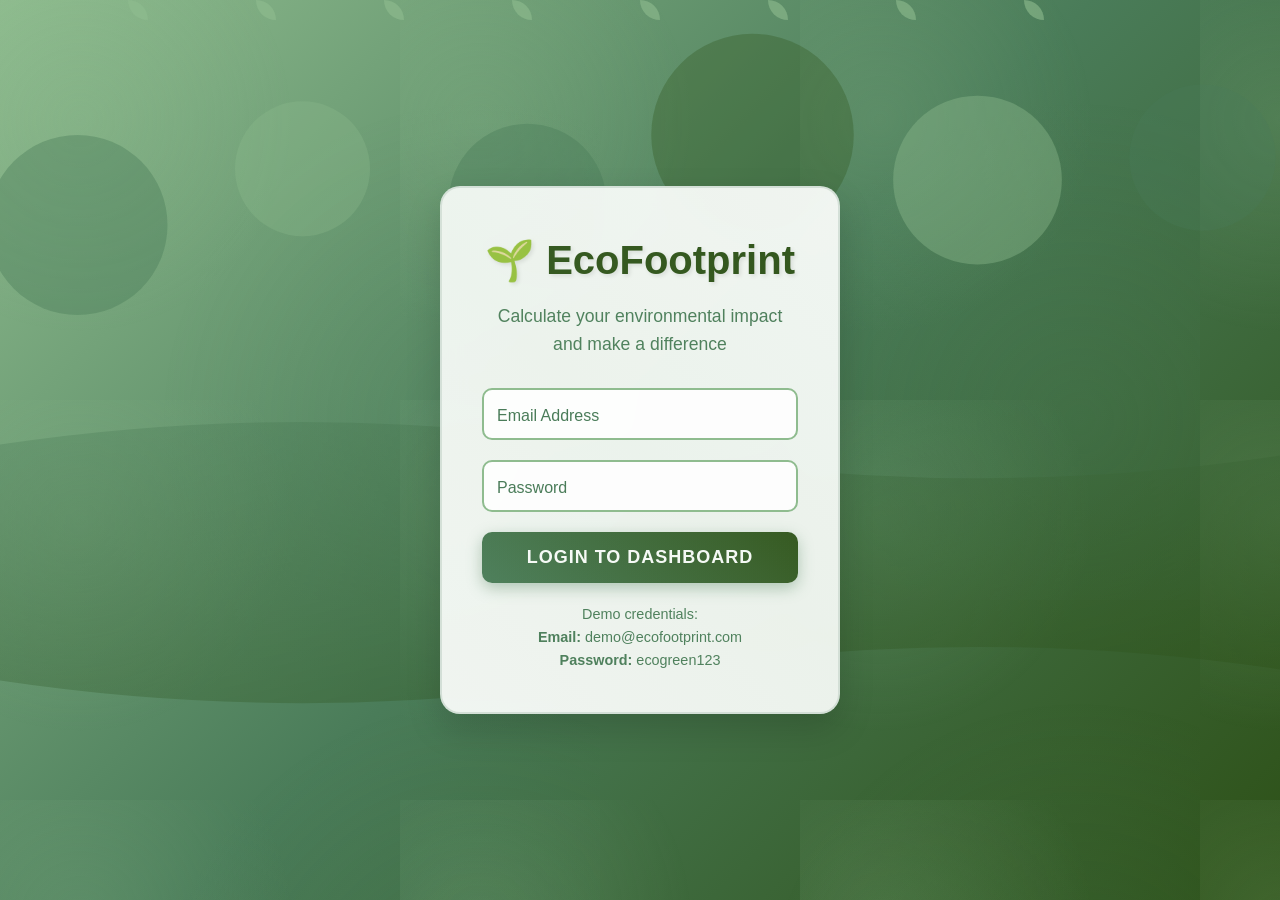
<file: index.html>
<!DOCTYPE html>
<html lang="en">
<head>
    <meta charset="UTF-8">
    <meta name="viewport" content="width=device-width, initial-scale=1.0">
    <title>EcoFootprint Calculator - Login</title>
    <link rel="stylesheet" href="styles.css">
</head>
<body>
    <!-- Floating Leaves Animation -->
    <div class="floating-leaves">
        <div class="leaf"></div>
        <div class="leaf"></div>
        <div class="leaf"></div>
        <div class="leaf"></div>
        <div class="leaf"></div>
        <div class="leaf"></div>
        <div class="leaf"></div>
        <div class="leaf"></div>
    </div>

    <!-- Login Container -->
    <div class="login-container">
        <div class="login-box">
            <h1 class="login-title">🌱 EcoFootprint</h1>
            <p class="login-subtitle">Calculate your environmental impact and make a difference</p>
            
            <form id="loginForm" onsubmit="handleLogin(event)">
                <div class="form-group">
                    <input type="email" id="email" placeholder=" " required>
                    <label for="email">Email Address</label>
                </div>
                
                <div class="form-group">
                    <input type="password" id="password" placeholder=" " required>
                    <label for="password">Password</label>
                </div>
                
                <button type="submit" class="login-btn">
                    Login to Dashboard
                </button>
            </form>
            
            <div style="margin-top: 20px; color: var(--secondary-green); font-size: 0.9em;">
                <p>Demo credentials:</p>
                <p><strong>Email:</strong> demo@ecofootprint.com</p>
                <p><strong>Password:</strong> ecogreen123</p>
            </div>
        </div>
    </div>

    <script>
        // Enhanced login functionality with animations
        function handleLogin(event) {
            event.preventDefault();
            const email = document.getElementById('email').value;
            const password = document.getElementById('password').value;
            const loginBtn = event.target.querySelector('.login-btn');
            // Add loading animation
            loginBtn.innerHTML = 'Logging in... 🌿';
            loginBtn.style.background = 'linear-gradient(45deg, #4A7C59, #8FBC8F)';
            // Simulate login process with animation
            setTimeout(() => {
                // Simple validation (in real app, this would be server-side)
                if (email === 'demo@ecofootprint.com' && password === 'ecogreen123') {
                    // Store login state
                    localStorage.setItem('isLoggedIn', 'true');
                    localStorage.setItem('userEmail', email);
                    
                    // Success animation
                    loginBtn.innerHTML = 'Login Successful! ✅';
                    loginBtn.style.background = 'linear-gradient(45deg, #8FBC8F, #F0E68C)';
                    
                    // Add success glow effect
                    document.querySelector('.login-box').classList.add('glow');
                    
                    // Redirect to dashboard
                    setTimeout(() => {
                        window.location.href = 'dashboard.html';
                    }, 1500);
                } else {
                    // Error animation
                    loginBtn.innerHTML = 'Invalid Credentials ❌';
                    loginBtn.style.background = 'linear-gradient(45deg, #dc3545, #c82333)';
                    
                    // Shake animation for error
                    document.querySelector('.login-box').style.animation = 'shake 0.5s';
                    
                    // Reset button after error
                    setTimeout(() => {
                        loginBtn.innerHTML = 'Login to Dashboard';
                        loginBtn.style.background = 'linear-gradient(45deg, var(--secondary-green), var(--primary-green))';
                        document.querySelector('.login-box').style.animation = '';
                    }, 2000);
                }
            }, 1500);
        }

        // Add shake animation for errors
        const style = document.createElement('style');
        style.textContent = `
            @keyframes shake {
                0%, 100% { transform: translateX(0); }
                25% { transform: translateX(-10px); }
                75% { transform: translateX(10px); }
            }
        `;
        document.head.appendChild(style);

        // Add floating input label functionality
        document.addEventListener('DOMContentLoaded', function() {
            const inputs = document.querySelectorAll('.form-group input');
            inputs.forEach(input => {
                // Check if input has value on page load
                if (input.value) {
                    input.classList.add('has-value');
                }
                
                input.addEventListener('input', function() {
                    if (this.value) {
                        this.classList.add('has-value');
                    } else {
                        this.classList.remove('has-value');
                    }
                });
            });
        });

        // Particle effect on hover
        document.querySelector('.login-box').addEventListener('mouseenter', function() {
            this.style.transform = 'scale(1.02)';
        });

        document.querySelector('.login-box').addEventListener('mouseleave', function() {
            this.style.transform = 'scale(1)';
        });

        // Check if already logged in
        if (localStorage.getItem('isLoggedIn') === 'true') {
            window.location.href = 'dashboard.html';
        }
    </script>
</body>
</html>
</file>
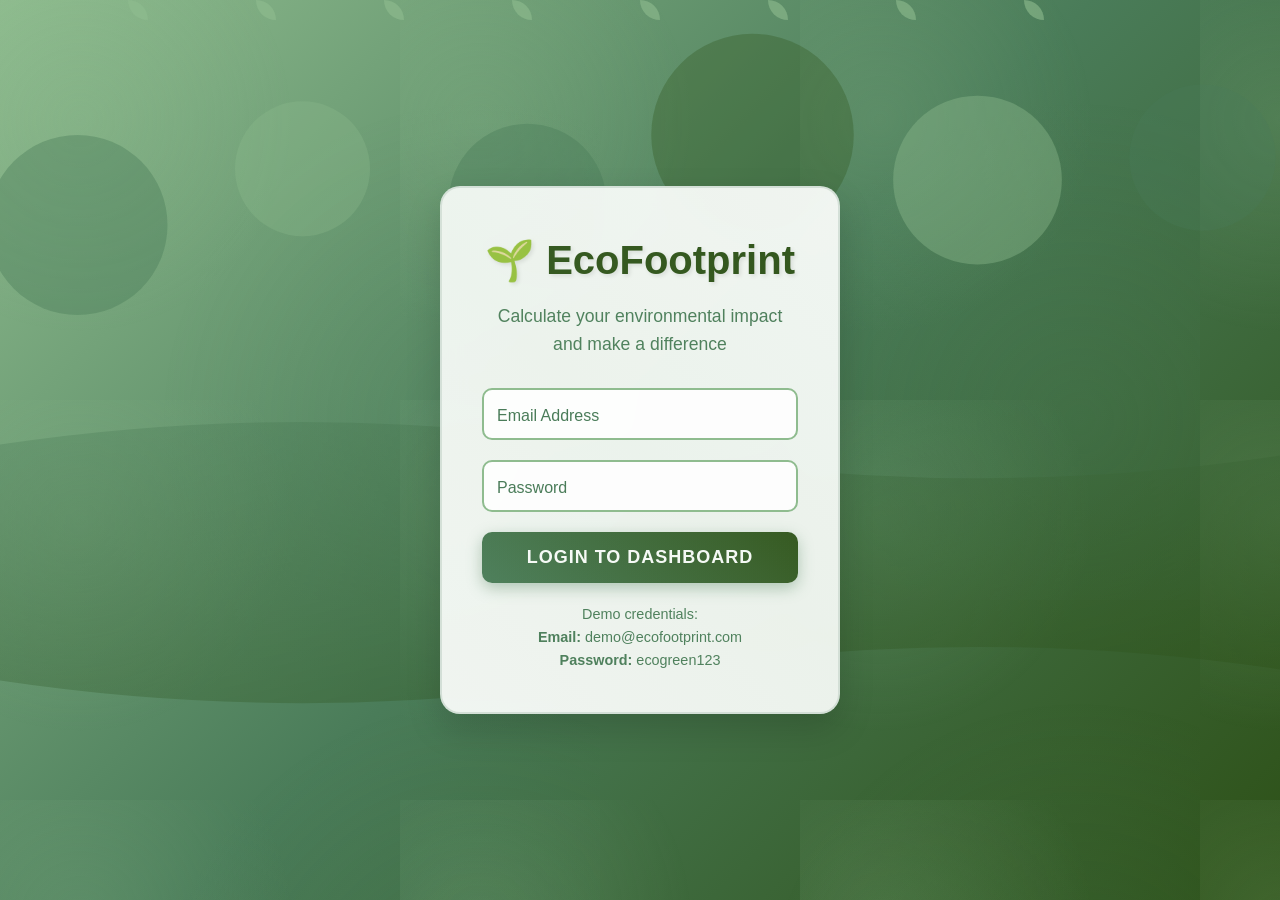
<file: about.html>
<!DOCTYPE html>
<html lang="en">
<head>
    <meta charset="UTF-8">
    <meta name="viewport" content="width=device-width, initial-scale=1.0">
    <title>EcoFootprint Calculator - About Us</title>
    <link rel="stylesheet" href="styles.css">
</head>
<body>
    <!-- Floating Leaves Animation -->
    <div class="floating-leaves">
        <div class="leaf"></div>
        <div class="leaf"></div>
        <div class="leaf"></div>
        <div class="leaf"></div>
        <div class="leaf"></div>
        <div class="leaf"></div>
        <div class="leaf"></div>
        <div class="leaf"></div>
    </div>

    <div class="dashboard">
        <!-- Navigation Bar -->
        <nav class="navbar">
            <div class="nav-content">
                <a href="dashboard.html" class="logo">EcoFootprint</a>
                <ul class="nav-links">
                    <li><a href="dashboard.html">Home</a></li>
                    <li><a href="about.html" class="active">About</a></li>
                    <li><a href="profile.html">Profile Settings</a></li>
                    <li><a href="#" onclick="logout()" style="color: #F0E68C;">Logout</a></li>
                </ul>
            </div>
        </nav>

        <!-- About Content -->
        <div class="main-content" style="max-width: 1000px; margin: 0 auto;">
            <main class="main-section">
                <div style="text-align: center; margin-bottom: 50px;">
                    <h1 style="color: var(--primary-green); font-size: 3em; margin-bottom: 20px; animation: titleGlow 2s ease-in-out infinite alternate;">
                        🌍 About EcoFootprint
                    </h1>
                    <p style="font-size: 1.3em; color: var(--secondary-green); line-height: 1.6;">
                        Empowering individuals to understand and reduce their environmental impact through personalized carbon footprint tracking and actionable insights.
                    </p>
                </div>

                <!-- Mission Section -->
                <div style="background: linear-gradient(135deg, var(--light-green), var(--accent-yellow)); padding: 40px; border-radius: 20px; margin: 30px 0; animation: fadeInUp 1s ease-out;">
                    <h2 style="color: var(--dark-green); font-size: 2.2em; margin-bottom: 20px; text-align: center;">
                        🎯 Our Mission
                    </h2>
                    <p style="font-size: 1.1em; line-height: 1.8; color: var(--dark-green); text-align: center; max-width: 800px; margin: 0 auto;">
                        To make environmental consciousness accessible and actionable for everyone. We believe that by understanding our carbon footprint, we can make informed decisions that collectively contribute to a more sustainable future for our planet.
                    </p>
                </div>

                <!-- Features Grid -->
                <div style="display: grid; grid-template-columns: repeat(auto-fit, minmax(300px, 1fr)); gap: 30px; margin: 50px 0;">
                    <div style="background: rgba(255,255,255,0.95); padding: 30px; border-radius: 15px; box-shadow: 0 10px 30px rgba(0,0,0,0.1); text-align: center; transition: transform 0.3s ease;">
                        <div style="font-size: 3em; margin-bottom: 20px;">🧮</div>
                        <h3 style="color: var(--primary-green); margin-bottom: 15px;">Accurate Calculator</h3>
                        <p style="color: var(--secondary-green); line-height: 1.6;">
                            Our comprehensive calculator considers transportation, energy usage, diet, and lifestyle choices to provide precise carbon footprint measurements.
                        </p>
                    </div>

                    <div style="background: rgba(255,255,255,0.95); padding: 30px; border-radius: 15px; box-shadow: 0 10px 30px rgba(0,0,0,0.1); text-align: center; transition: transform 0.3s ease;">
                        <div style="font-size: 3em; margin-bottom: 20px;">💡</div>
                        <h3 style="color: var(--primary-green); margin-bottom: 15px;">Personalized Tips</h3>
                        <p style="color: var(--secondary-green); line-height: 1.6;">
                            Receive tailored recommendations based on your lifestyle and habits to effectively reduce your environmental impact.
                        </p>
                    </div>

                    <div style="background: rgba(255,255,255,0.95); padding: 30px; border-radius: 15px; box-shadow: 0 10px 30px rgba(0,0,0,0.1); text-align: center; transition: transform 0.3s ease;">
                        <div style="font-size: 3em; margin-bottom: 20px;">📈</div>
                        <h3 style="color: var(--primary-green); margin-bottom: 15px;">Progress Tracking</h3>
                        <p style="color: var(--secondary-green); line-height: 1.6;">
                            Monitor your improvement over time with detailed analytics and celebrate your achievements along the way.
                        </p>
                    </div>

                    <div style="background: rgba(255,255,255,0.95); padding: 30px; border-radius: 15px; box-shadow: 0 10px 30px rgba(0,0,0,0.1); text-align: center; transition: transform 0.3s ease;">
                        <div style="font-size: 3em; margin-bottom: 20px;">🏆</div>
                        <h3 style="color: var(--primary-green); margin-bottom: 15px;">Gamification</h3>
                        <p style="color: var(--secondary-green); line-height: 1.6;">
                            Earn achievements, compete with friends, and stay motivated through our engaging reward system.
                        </p>
                    </div>

                    <div style="background: rgba(255,255,255,0.95); padding: 30px; border-radius: 15px; box-shadow: 0 10px 30px rgba(0,0,0,0.1); text-align: center; transition: transform 0.3s ease;">
                        <div style="font-size: 3em; margin-bottom: 20px;">🌱</div>
                        <h3 style="color: var(--primary-green); margin-bottom: 15px;">Community Impact</h3>
                        <p style="color: var(--secondary-green); line-height: 1.6;">
                            Join a community of eco-conscious individuals working together to create positive environmental change.
                        </p>
                    </div>

                    <div style="background: rgba(255,255,255,0.95); padding: 30px; border-radius: 15px; box-shadow: 0 10px 30px rgba(0,0,0,0.1); text-align: center; transition: transform 0.3s ease;">
                        <div style="font-size: 3em; margin-bottom: 20px;">📊</div>
                        <h3 style="color: var(--primary-green); margin-bottom: 15px;">Data Insights</h3>
                        <p style="color: var(--secondary-green); line-height: 1.6;">
                            Gain valuable insights into your environmental impact with detailed breakdowns and comparative analysis.
                        </p>
                    </div>
                </div>

                <!-- Why It Matters Section -->
                <div style="background: rgba(45, 80, 22, 0.95); color: white; padding: 40px; border-radius: 20px; margin: 50px 0; backdrop-filter: blur(10px);">
                    <h2 style="color: var(--accent-yellow); font-size: 2.2em; margin-bottom: 25px; text-align: center;">
                        🌟 Why Carbon Footprint Matters
                    </h2>
                    
                    <div style="display: grid; grid-template-columns: repeat(auto-fit, minmax(250px, 1fr)); gap: 30px; margin-top: 30px;">
                        <div>
                            <h4 style="color: var(--accent-yellow); margin-bottom: 15px;">🌡️ Climate Change</h4>
                            <p style="line-height: 1.6;">
                                Individual carbon emissions contribute to global warming. By reducing our footprint, we help limit temperature rise and protect ecosystems.
                            </p>
                        </div>
                        
                        <div>
                            <h4 style="color: var(--accent-yellow); margin-bottom: 15px;">🏠 Personal Responsibility</h4>
                            <p style="line-height: 1.6;">
                                Understanding our impact helps us make informed decisions about transportation, energy use, diet, and consumption patterns.
                            </p>
                        </div>
                        
                        <div>
                            <h4 style="color: var(--accent-yellow); margin-bottom: 15px;">💰 Cost Savings</h4>
                            <p style="line-height: 1.6;">
                                Reducing energy consumption, driving less, and making sustainable choices often leads to significant cost savings.
                            </p>
                        </div>
                        
                        <div>
                            <h4 style="color: var(--accent-yellow); margin-bottom: 15px;">🌍 Future Generations</h4>
                            <p style="line-height: 1.6;">
                                Taking action today ensures a healthier planet for our children and future generations to enjoy and thrive.
                            </p>
                        </div>
                    </div>
                </div>

                <!-- Statistics Section -->
                <div style="text-align: center; margin: 50px 0;">
                    <h2 style="color: var(--primary-green); font-size: 2.2em; margin-bottom: 30px;">
                        📊 Environmental Impact Statistics
                    </h2>
                    
                    <div style="display: grid; grid-template-columns: repeat(auto-fit, minmax(200px, 1fr)); gap: 20px;">
                        <div style="background: linear-gradient(135deg, var(--secondary-green), var(--light-green)); padding: 25px; border-radius: 15px; color: white;">
                            <div style="font-size: 2.5em; font-weight: bold; margin-bottom: 10px;">2 tons</div>
                            <div>Average India carbon footprint per year</div>
                        </div>
                        
                        <div style="background: linear-gradient(135deg, var(--light-green), var(--accent-yellow)); padding: 25px; border-radius: 15px; color: var(--dark-green);">
                            <div style="font-size: 2.5em; font-weight: bold; margin-bottom: 10px;">4.8 tons</div>
                            <div>Global average carbon footprint</div>
                        </div>
                        
                        <div style="background: linear-gradient(135deg, var(--primary-green), var(--secondary-green)); padding: 25px; border-radius: 15px; color: white;">
                            <div style="font-size: 2.5em; font-weight: bold; margin-bottom: 10px;">0 tons</div>
                            <div>Target for 2070 (Panchamrit Agreement)</div>
                        </div>
                        
                        <div style="background: linear-gradient(135deg, var(--accent-yellow), var(--light-green)); padding: 25px; border-radius: 15px; color: var(--dark-green);">
                            <div style="font-size: 2.5em; font-weight: bold; margin-bottom: 10px;">30%</div>
                            <div>Potential reduction through lifestyle changes</div>
                        </div>
                    </div>
                </div>

                <!-- Call to Action -->
                <div style="background: linear-gradient(135deg, var(--secondary-green), var(--primary-green)); padding: 40px; border-radius: 20px; text-align: center; color: white; margin: 50px 0;">
                    <h2 style="color: var(--accent-yellow); margin-bottom: 20px; font-size: 2.2em;">
                        🚀 Start Your Eco Journey Today
                    </h2>
                    <p style="font-size: 1.2em; margin-bottom: 30px; line-height: 1.6;">
                        Every small action counts. Calculate your carbon footprint and discover how you can make a positive impact on our planet.
                    </p>
                    
                    <div style="display: flex; gap: 20px; justify-content: center; flex-wrap: wrap;">
                        <a href="calculator.html" style="background: var(--accent-yellow); color: var(--dark-green); padding: 15px 30px; border-radius: 25px; text-decoration: none; font-weight: bold; transition: all 0.3s ease; display: inline-block;">
                            🧮 Calculate My Footprint
                        </a>
                        <a href="dashboard.html" style="background: rgba(255,255,255,0.2); color: white; padding: 15px 30px; border-radius: 25px; text-decoration: none; font-weight: bold; transition: all 0.3s ease; display: inline-block; border: 2px solid white;">
                            🏠 Back to Dashboard
                        </a>
                    </div>
                </div>

                <!-- Contact Information -->
                <div style="text-align: center; margin: 40px 0; padding: 30px; background: rgba(255,255,255,0.9); border-radius: 15px;">
                    <h3 style="color: var(--primary-green); margin-bottom: 20px;">📞 Get in Touch</h3>
                    <p style="color: var(--secondary-green); margin-bottom: 15px;">
                        Have questions or suggestions? We'd love to hear from you!
                    </p>
                    <div style="display: flex; justify-content: center; gap: 30px; flex-wrap: wrap; margin-top: 20px;">
                        <div style="color: var(--secondary-green);">
                            📧 <strong>Email:</strong> info@ecofootprint.com
                        </div>
                        <div style="color: var(--secondary-green);">
                            🐦 <strong>Twitter:</strong> @EcoFootprint
                        </div>
                        <div style="color: var(--secondary-green);">
                            💬 <strong>Support:</strong> help@ecofootprint.com
                        </div>
                    </div>
                </div>
            </main>
        </div>
    </div>

    <script>
        // Check authentication
        if (localStorage.getItem('isLoggedIn') !== 'true') {
            window.location.href = 'index.html';
        }

        // Logout function
        function logout() {
            localStorage.removeItem('isLoggedIn');
            localStorage.removeItem('userEmail');
            window.location.href = 'index.html';
        }

        // Add hover effects to feature cards
        document.addEventListener('DOMContentLoaded', function() {
            const cards = document.querySelectorAll('[style*="transition: transform"]');
            cards.forEach(card => {
                card.addEventListener('mouseenter', function() {
                    this.style.transform = 'translateY(-10px)';
                    this.style.boxShadow = '0 20px 40px rgba(0,0,0,0.2)';
                });
                
                card.addEventListener('mouseleave', function() {
                    this.style.transform = 'translateY(0)';
                    this.style.boxShadow = '0 10px 30px rgba(0,0,0,0.1)';
                });
            });

            // Add scroll animations
            const observerOptions = {
                threshold: 0.1,
                rootMargin: '0px 0px -50px 0px'
            };

            const observer = new IntersectionObserver((entries) => {
                entries.forEach(entry => {
                    if (entry.isIntersecting) {
                        entry.target.style.animation = 'fadeInUp 1s ease-out';
                    }
                });
            }, observerOptions);

            // Observe all major sections
            document.querySelectorAll('main > div').forEach(section => {
                observer.observe(section);
            });
        });

        // Add button hover effects
        document.querySelectorAll('a[href]').forEach(link => {
            if (link.style.background && link.style.background.includes('var(--')) {
                link.addEventListener('mouseenter', function() {
                    this.style.transform = 'translateY(-3px)';
                    this.style.boxShadow = '0 10px 25px rgba(0,0,0,0.3)';
                });
                
                link.addEventListener('mouseleave', function() {
                    this.style.transform = 'translateY(0)';
                    this.style.boxShadow = 'none';
                });
            }
        });
    </script>
</body>
</html>
</file>
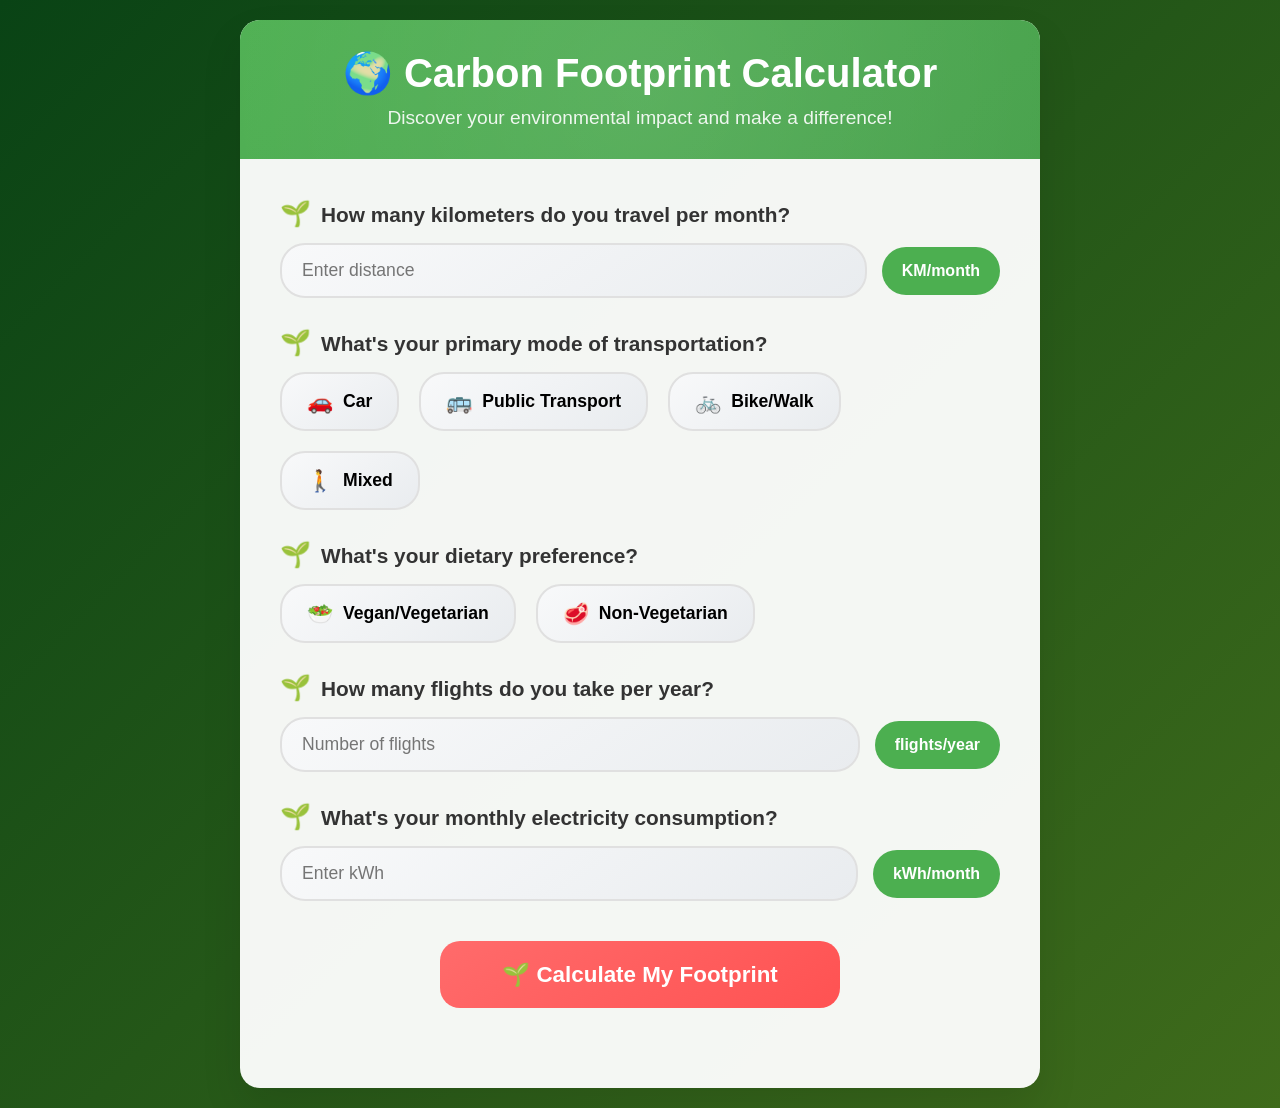
<file: calculator.html>
<!DOCTYPE html>
<html lang="en">
<head>
    <meta charset="UTF-8">
    <meta name="viewport" content="width=device-width, initial-scale=1.0">
    <title>Eco Footprint Tracker - Carbon Calculator</title>
    <style>
        * {
            margin: 0;
            padding: 0;
            box-sizing: border-box;
        }

        body {
            font-family: 'Segoe UI', Tahoma, Geneva, Verdana, sans-serif;
            background: linear-gradient(135deg, #094315 0%, #3f6b1b 100%);
            min-height: 100vh;
            padding: 20px;
        }

        .container {
            max-width: 800px;
            margin: 0 auto;
            background: rgba(255, 255, 255, 0.95);
            border-radius: 20px;
            box-shadow: 0 20px 40px rgba(0, 0, 0, 0.1);
            overflow: hidden;
            animation: slideIn 0.8s ease-out;
        }

        @keyframes slideIn {
            from {
                opacity: 0;
                transform: translateY(50px);
            }
            to {
                opacity: 1;
                transform: translateY(0);
            }
        }

        .header {
            background: linear-gradient(135deg, #4CAF50, #45a049);
            color: white;
            padding: 30px;
            text-align: center;
            position: relative;
            overflow: hidden;
        }

        .header::before {
            content: '';
            position: absolute;
            top: -50%;
            left: -50%;
            width: 200%;
            height: 200%;
            background: radial-gradient(circle, rgba(255,255,255,0.1) 0%, transparent 70%);
            animation: rotate 20s linear infinite;
        }

        @keyframes rotate {
            0% { transform: rotate(0deg); }
            100% { transform: rotate(360deg); }
        }

        .header h1 {
            font-size: 2.5em;
            margin-bottom: 10px;
            position: relative;
            z-index: 1;
        }

        .header p {
            font-size: 1.2em;
            opacity: 0.9;
            position: relative;
            z-index: 1;
        }

        .calculator-section {
            padding: 40px;
        }

        .question-container {
            margin-bottom: 30px;
            opacity: 0;
            transform: translateX(-30px);
            animation: fadeInLeft 0.6s ease-out forwards;
        }

        .question-container:nth-child(2) { animation-delay: 0.1s; }
        .question-container:nth-child(3) { animation-delay: 0.2s; }
        .question-container:nth-child(4) { animation-delay: 0.3s; }
        .question-container:nth-child(5) { animation-delay: 0.4s; }
        .question-container:nth-child(6) { animation-delay: 0.5s; }

        @keyframes fadeInLeft {
            to {
                opacity: 1;
                transform: translateX(0);
            }
        }

        .question-label {
            display: block;
            font-size: 1.3em;
            font-weight: 600;
            color: #333;
            margin-bottom: 15px;
            position: relative;
        }

        .question-label::before {
            content: '🌱';
            margin-right: 10px;
            font-size: 1.2em;
            animation: bounce 2s infinite;
        }

        @keyframes bounce {
            0%, 20%, 50%, 80%, 100% { transform: translateY(0); }
            40% { transform: translateY(-10px); }
            60% { transform: translateY(-5px); }
        }

        .input-group {
            display: flex;
            gap: 15px;
            flex-wrap: wrap;
            align-items: center;
        }

        .input-field {
            flex: 1;
            min-width: 200px;
            padding: 15px 20px;
            border: 2px solid #e0e0e0;
            border-radius: 25px;
            font-size: 1.1em;
            transition: all 0.3s ease;
            background: linear-gradient(145deg, #f8f9fa, #e9ecef);
        }

        .input-field:focus {
            outline: none;
            border-color: #4CAF50;
            box-shadow: 0 0 20px rgba(76, 175, 80, 0.3);
            transform: translateY(-2px);
        }

        .unit-label {
            background: #4CAF50;
            color: white;
            padding: 15px 20px;
            border-radius: 25px;
            font-weight: 600;
            white-space: nowrap;
        }

        .radio-group {
            display: flex;
            gap: 20px;
            flex-wrap: wrap;
        }

        .radio-option {
            position: relative;
        }

        .radio-option input[type="radio"] {
            display: none;
        }

        .radio-option label {
            display: flex;
            align-items: center;
            padding: 15px 25px;
            background: linear-gradient(145deg, #f8f9fa, #e9ecef);
            border: 2px solid #e0e0e0;
            border-radius: 25px;
            cursor: pointer;
            transition: all 0.3s ease;
            font-weight: 600;
            font-size: 1.1em;
        }

        .radio-option input[type="radio"]:checked + label {
            background: linear-gradient(145deg, #4CAF50, #45a049);
            color: white;
            border-color: #4CAF50;
            transform: scale(1.05);
            box-shadow: 0 5px 15px rgba(76, 175, 80, 0.4);
        }

        .radio-option label::before {
            content: '';
            margin-right: 10px;
            font-size: 1.2em;
        }

        .radio-option:nth-child(1) label::before { content: '🚗'; }
        .radio-option:nth-child(2) label::before { content: '🚌'; }
        .radio-option:nth-child(3) label::before { content: '🚲'; }
        .radio-option:nth-child(4) label::before { content: '🚶'; }

        .diet-option:nth-child(1) label::before { content: '🥗'; }
        .diet-option:nth-child(2) label::before { content: '🥩'; }

        .calculate-btn {
            display: block;
            width: 100%;
            max-width: 400px;
            margin: 40px auto;
            padding: 20px 40px;
            background: linear-gradient(145deg, #FF6B6B, #FF5252);
            color: white;
            border: none;
            border-radius: 20px;
            font-size: 1.4em;
            font-weight: bold;
            cursor: pointer;
            transition: all 0.3s ease;
            position: relative;
            overflow: hidden;
        }

        .calculate-btn::before {
            content: '';
            position: absolute;
            top: 50%;
            left: 50%;
            width: 0;
            height: 0;
            background: rgba(255, 255, 255, 0.2);
            border-radius: 20px;
            transition: all 0.6s ease;
            transform: translate(-50%, -50%);
        }

        .calculate-btn:hover {
            transform: translateY(-3px);
            box-shadow: 0 10px 30px rgba(255, 107, 107, 0.4);
        }

        .calculate-btn:hover::before {
            width: 300px;
            height: 300px;
        }

        .calculate-btn:active {
            transform: translateY(-1px);
        }

        .results-section {
            display: none;
            padding: 40px;
            background: linear-gradient(145deg, #f8f9fa, #e9ecef);
            margin-top: 20px;
            border-radius: 10px;
            animation: slideUp 0.8s ease-out;
        }

        @keyframes slideUp {
            from {
                opacity: 0;
                transform: translateY(50px);
            }
            to {
                opacity: 1;
                transform: translateY(0);
            }
        }

        .footprint-result {
            text-align: center;
            margin-bottom: 30px;
        }

        .footprint-value {
            font-size: 4em;
            font-weight: bold;
            color: #FF6B6B;
            margin: 20px 0;
            animation: countUp 2s ease-out;
        }

        @keyframes countUp {
            from { transform: scale(0); }
            to { transform: scale(1); }
        }

        .footprint-label {
            font-size: 1.5em;
            color: #666;
            margin-bottom: 10px;
        }

        .comparison-stats {
            display: grid;
            grid-template-columns: repeat(auto-fit, minmax(200px, 1fr));
            gap: 20px;
            margin-bottom: 30px;
        }

        .stat-card {
            background: white;
            padding: 25px;
            border-radius: 15px;
            text-align: center;
            box-shadow: 0 5px 15px rgba(0, 0, 0, 0.1);
            transition: transform 0.3s ease;
        }

        .stat-card:hover {
            transform: translateY(-5px);
        }

        .stat-value {
            font-size: 2.5em;
            font-weight: bold;
            color: #4CAF50;
            margin-bottom: 10px;
        }

        .stat-label {
            font-size: 1.1em;
            color: #666;
        }

        .suggestions {
            background: white;
            padding: 30px;
            border-radius: 15px;
            box-shadow: 0 5px 15px rgba(0, 0, 0, 0.1);
            margin-bottom: 30px;
        }

        .results-actions {
            display: flex;
            gap: 15px;
            justify-content: center;
            flex-wrap: wrap;
            margin-top: 30px;
        }

        .results-back-btn {
            background: linear-gradient(145deg, #4CAF50, #45a049);
            color: white;
            border: none;
            padding: 15px 30px;
            border-radius: 25px;
            font-size: 1.2em;
            font-weight: 600;
            cursor: pointer;
            transition: all 0.3s ease;
            text-decoration: none;
            display: flex;
            align-items: center;
            gap: 10px;
            box-shadow: 0 5px 15px rgba(76, 175, 80, 0.3);
        }

        .results-back-btn:hover {
            transform: translateY(-3px);
            box-shadow: 0 8px 25px rgba(76, 175, 80, 0.4);
        }

        .results-back-btn::before {
            content: '🏠';
            font-size: 1.1em;
        }

        .recalculate-btn {
            background: linear-gradient(145deg, #2196F3, #1976D2);
            color: white;
            border: none;
            padding: 15px 30px;
            border-radius: 25px;
            font-size: 1.2em;
            font-weight: 600;
            cursor: pointer;
            transition: all 0.3s ease;
            display: flex;
            align-items: center;
            gap: 10px;
            box-shadow: 0 5px 15px rgba(33, 150, 243, 0.3);
        }

        .recalculate-btn:hover {
            transform: translateY(-3px);
            box-shadow: 0 8px 25px rgba(33, 150, 243, 0.4);
        }

        .recalculate-btn::before {
            content: '🔄';
            font-size: 1.1em;
        }

        .suggestions h3 {
            font-size: 1.8em;
            color: #4CAF50;
            margin-bottom: 20px;
            text-align: center;
        }

        .suggestion-list {
            list-style: none;
        }

        .suggestion-list li {
            padding: 15px 0;
            border-bottom: 1px solid #eee;
            font-size: 1.1em;
            color: #555;
            position: relative;
            animation: fadeIn 0.6s ease-out forwards;
            opacity: 0;
        }

        .suggestion-list li:nth-child(1) { animation-delay: 0.1s; }
        .suggestion-list li:nth-child(2) { animation-delay: 0.2s; }
        .suggestion-list li:nth-child(3) { animation-delay: 0.3s; }
        .suggestion-list li:nth-child(4) { animation-delay: 0.4s; }
        .suggestion-list li:nth-child(5) { animation-delay: 0.5s; }

        @keyframes fadeIn {
            to { opacity: 1; }
        }

        .suggestion-list li::before {
            content: '💡';
            margin-right: 15px;
            font-size: 1.2em;
        }

        .loading {
            display: none;
            justify-content: center;
            align-items: center;
            padding: 40px;
        }

        .spinner {
            width: 50px;
            height: 50px;
            border: 5px solid #f3f3f3;
            border-top: 5px solid #4CAF50;
            border-radius: 50%;
            animation: spin 1s linear infinite;
        }

        @keyframes spin {
            0% { transform: rotate(0deg); }
            100% { transform: rotate(360deg); }
        }

        @media (max-width: 768px) {
            .container {
                margin: 10px;
                border-radius: 15px;
            }
            
            .header {
                padding: 20px;
                padding-top: 60px;
            }
            
            .header h1 {
                font-size: 2em;
            }
            
            .calculator-section {
                padding: 20px;
            }
            
            .input-group {
                flex-direction: column;
            }
            
            .radio-group {
                flex-direction: column;
            }
            
            .comparison-stats {
                grid-template-columns: 1fr;
            }
            
            .back-to-dashboard {
                top: 15px;
                left: 15px;
                padding: 10px 15px;
                font-size: 0.9em;
            }
            
            .results-actions {
                flex-direction: column;
                align-items: center;
            }
            
            .results-back-btn,
            .recalculate-btn {
                width: 100%;
                max-width: 250px;
                justify-content: center;
            }
        }
    </style>
</head>
<body>
    <div class="container">
        <div class="header">
            <h1>🌍 Carbon Footprint Calculator</h1>
            <p>Discover your environmental impact and make a difference!</p>
        </div>

        <div class="calculator-section">
            <form id="carbonForm">
                <div class="question-container">
                    <label class="question-label">How many kilometers do you travel per month?</label>
                    <div class="input-group">
                        <input type="number" id="travel_distance" class="input-field" placeholder="Enter distance" min="0" required>
                        <span class="unit-label">KM/month</span>
                    </div>
                </div>

                <div class="question-container">
                    <label class="question-label">What's your primary mode of transportation?</label>
                    <div class="radio-group">
                        <div class="radio-option">
                            <input type="radio" id="car" name="transport" value="car" required>
                            <label for="car">Car</label>
                        </div>
                        <div class="radio-option">
                            <input type="radio" id="public" name="transport" value="public">
                            <label for="public">Public Transport</label>
                        </div>
                        <div class="radio-option">
                            <input type="radio" id="bike" name="transport" value="bike">
                            <label for="bike">Bike/Walk</label>
                        </div>
                        <div class="radio-option">
                            <input type="radio" id="mixed" name="transport" value="mixed">
                            <label for="mixed">Mixed</label>
                        </div>
                    </div>
                </div>

                <div class="question-container">
                    <label class="question-label">What's your dietary preference?</label>
                    <div class="radio-group">
                        <div class="radio-option diet-option">
                            <input type="radio" id="vegan" name="diet" value="vegan" required>
                            <label for="vegan">Vegan/Vegetarian</label>
                        </div>
                        <div class="radio-option diet-option">
                            <input type="radio" id="non_vegan" name="diet" value="non_vegan">
                            <label for="non_vegan">Non-Vegetarian</label>
                        </div>
                    </div>
                </div>

                <div class="question-container">
                    <label class="question-label">How many flights do you take per year?</label>
                    <div class="input-group">
                        <input type="number" id="flights" class="input-field" placeholder="Number of flights" min="0" required>
                        <span class="unit-label">flights/year</span>
                    </div>
                </div>

                <div class="question-container">
                    <label class="question-label">What's your monthly electricity consumption?</label>
                    <div class="input-group">
                        <input type="number" id="electricity" class="input-field" placeholder="Enter kWh" min="0" required>
                        <span class="unit-label">kWh/month</span>
                    </div>
                </div>

                <button type="submit" class="calculate-btn">
                    🌱 Calculate My Footprint
                </button>
            </form>

            <div class="loading" id="loading">
                <div class="spinner"></div>
            </div>

            <div class="results-section" id="results">
                <div class="footprint-result">
                    <h2 class="footprint-label">Your Carbon Footprint</h2>
                    <div class="footprint-value" id="footprint-value">0</div>
                    <p>tonnes CO₂ per year</p>
                </div>

                <div class="comparison-stats">
                    <div class="stat-card">
                        <div class="stat-value" id="global-avg">6.8</div>
                        <div class="stat-label">Global Average</div>
                    </div>
                    <div class="stat-card">
                        <div class="stat-value" id="country-avg">4.2</div>
                        <div class="stat-label">Country Average</div>
                    </div>
                    <div class="stat-card">
                        <div class="stat-value" id="user-rank">-</div>
                        <div class="stat-label">Your Ranking</div>
                    </div>
                </div>

                <div class="suggestions">
                    <h3>🌱 Ways to Reduce Your Carbon Footprint</h3>
                    <ul class="suggestion-list" id="suggestions-list">
                        <!-- Suggestions will be dynamically generated -->
                    </ul>
                </div>

                <div class="results-actions">
                    <button class="recalculate-btn" onclick="recalculate()">Recalculate</button>
                    <a href="./dashboard.html" class="results-back-btn">Back to Dashboard</a>
                </div>
            </div>
        </div>
    </div>

    <script>
        document.getElementById('carbonForm').addEventListener('submit', function(e) {
            e.preventDefault();
            calculateFootprint();
        });

        function calculateFootprint() {
            // Show loading
            document.getElementById('loading').style.display = 'flex';
            document.getElementById('results').style.display = 'none';

            // Get form values
            const travelDistance = parseFloat(document.getElementById('travel_distance').value) || 0;
            const transport = document.querySelector('input[name="transport"]:checked').value;
            const diet = document.querySelector('input[name="diet"]:checked').value;
            const flights = parseFloat(document.getElementById('flights').value) || 0;
            const electricity = parseFloat(document.getElementById('electricity').value) || 0;

            // Calculate carbon footprint (simplified calculation)
            let footprint = 0;

            // Transportation calculation (kg CO2 per km per month * 12)
            const transportMultipliers = {
                car: 0.21,      // kg CO2 per km
                public: 0.05,   // kg CO2 per km
                bike: 0,        // kg CO2 per km
                mixed: 0.1      // kg CO2 per km
            };
            footprint += (travelDistance * transportMultipliers[transport] * 12) / 1000; // Convert to tonnes

            // Diet calculation (tonnes CO2 per year)
            const dietEmissions = {
                vegan: 1.5,
                non_vegan: 3.3
            };
            footprint += dietEmissions[diet];

            // Flights calculation (average 0.5 tonnes CO2 per flight)
            footprint += flights * 0.5;

            // Electricity calculation (kg CO2 per kWh * monthly * 12 months)
            footprint += (electricity * 0.5 * 12) / 1000; // Convert to tonnes

            // Simulate loading time
            setTimeout(() => {
                displayResults(footprint, transport, diet, flights);
            }, 2000);
        }

        function displayResults(footprint, transport, diet, flights) {
            // Hide loading and show results
            document.getElementById('loading').style.display = 'none';
            document.getElementById('results').style.display = 'block';

            // Animate footprint value
            animateValue('footprint-value', 0, footprint, 2000);

            // Generate user ranking
            const rankings = ['Excellent', 'Good', 'Average', 'Above Average', 'High'];
            let rankIndex;
            if (footprint < 2) rankIndex = 0;
            else if (footprint < 4) rankIndex = 1;
            else if (footprint < 6) rankIndex = 2;
            else if (footprint < 8) rankIndex = 3;
            else rankIndex = 4;

            document.getElementById('user-rank').textContent = rankings[rankIndex];

            // Persist monthly breakdown for dashboard graph (store in kg)
            saveMonthlyBreakdown(footprint);

            // Generate personalized suggestions
            generateSuggestions(transport, diet, flights, footprint);

            // Scroll to results
            document.getElementById('results').scrollIntoView({ behavior: 'smooth' });
        }

        function saveMonthlyBreakdown(annualTonnes) {
            try {
                const baseKg = (annualTonnes * 1000) / 12; // average per month in kg
                const months = 12;
                const factors = [];
                // Create seasonal variation with small random jitter
                for (let i = 0; i < months; i++) {
                    const seasonal = 1 + 0.12 * Math.sin((2 * Math.PI * (i)) / 12); // -0.12..+0.12
                    const jitter = 1 + (Math.random() - 0.5) * 0.10; // +/-5%
                    factors.push(seasonal * jitter);
                }
                // Normalize so average factor is 1
                const avg = factors.reduce((a, b) => a + b, 0) / months;
                const normalized = factors.map(f => f / avg);
                const monthlyKg = normalized.map(f => Math.max(0, Math.round(baseKg * f)));
                localStorage.setItem('monthlyFootprintKg', JSON.stringify(monthlyKg));
                localStorage.setItem('monthlyFootprintUpdatedAt', new Date().toISOString());
            } catch (e) {
                console.warn('Failed to save monthly breakdown', e);
            }
        }

        function animateValue(id, start, end, duration) {
            const element = document.getElementById(id);
            const increment = (end - start) / (duration / 16);
            let current = start;

            const timer = setInterval(() => {
                current += increment;
                if (current >= end) {
                    element.textContent = end.toFixed(1);
                    clearInterval(timer);
                } else {
                    element.textContent = current.toFixed(1);
                }
            }, 16);
        }

        function generateSuggestions(transport, diet, flights, footprint) {
            const suggestionsList = document.getElementById('suggestions-list');
            suggestionsList.innerHTML = '';

            const suggestions = [];

            // Transportation suggestions
            if (transport === 'car') {
                suggestions.push('Consider using public transportation or carpooling to reduce emissions by up to 50%');
                suggestions.push('Switch to an electric or hybrid vehicle for your next car purchase');
            }

            // Diet suggestions
            if (diet === 'non_vegan') {
                suggestions.push('Try "Meatless Mondays" - reducing meat consumption just one day per week can save 1,900 lbs of CO₂ annually');
            }

            // Flight suggestions
            if (flights > 2) {
                suggestions.push('Consider virtual meetings or train travel for shorter trips to reduce flight emissions');
                suggestions.push('When flying is necessary, choose direct flights and economy class to minimize your impact');
            }

            // Energy suggestions
            suggestions.push('Switch to LED bulbs and unplug electronics when not in use to reduce electricity consumption');
            suggestions.push('Use renewable energy sources like solar panels if possible');

            // General suggestions
            if (footprint > 6) {
                suggestions.push('Your footprint is above average - small changes can make a big difference!');
            } else {
                suggestions.push('Great job! Your footprint is below average - keep up the good work!');
            }

            // Add suggestions to the list
            suggestions.forEach(suggestion => {
                const li = document.createElement('li');
                li.textContent = suggestion;
                suggestionsList.appendChild(li);
            });
        }

        // Add some interactive effects
        document.querySelectorAll('.input-field').forEach(field => {
            field.addEventListener('focus', function() {
                this.parentElement.style.transform = 'scale(1.02)';
            });

            field.addEventListener('blur', function() {
                this.parentElement.style.transform = 'scale(1)';
            });
        });

        // Add hover effects to radio buttons
        document.querySelectorAll('.radio-option label').forEach(label => {
            label.addEventListener('mouseenter', function() {
                if (!this.previousElementSibling.checked) {
                    this.style.transform = 'scale(1.05)';
                }
            });

            label.addEventListener('mouseleave', function() {
                if (!this.previousElementSibling.checked) {
                    this.style.transform = 'scale(1)';
                }
            });
        });

        // Recalculate function
        function recalculate() {
            // Hide results and show form again
            document.getElementById('results').style.display = 'none';
            document.getElementById('carbonForm').reset();
            
            // Scroll back to top of calculator
            document.querySelector('.calculator-section').scrollIntoView({ 
                behavior: 'smooth',
                block: 'start'
            });
        }
    </script>
</body>
</html>
</file>
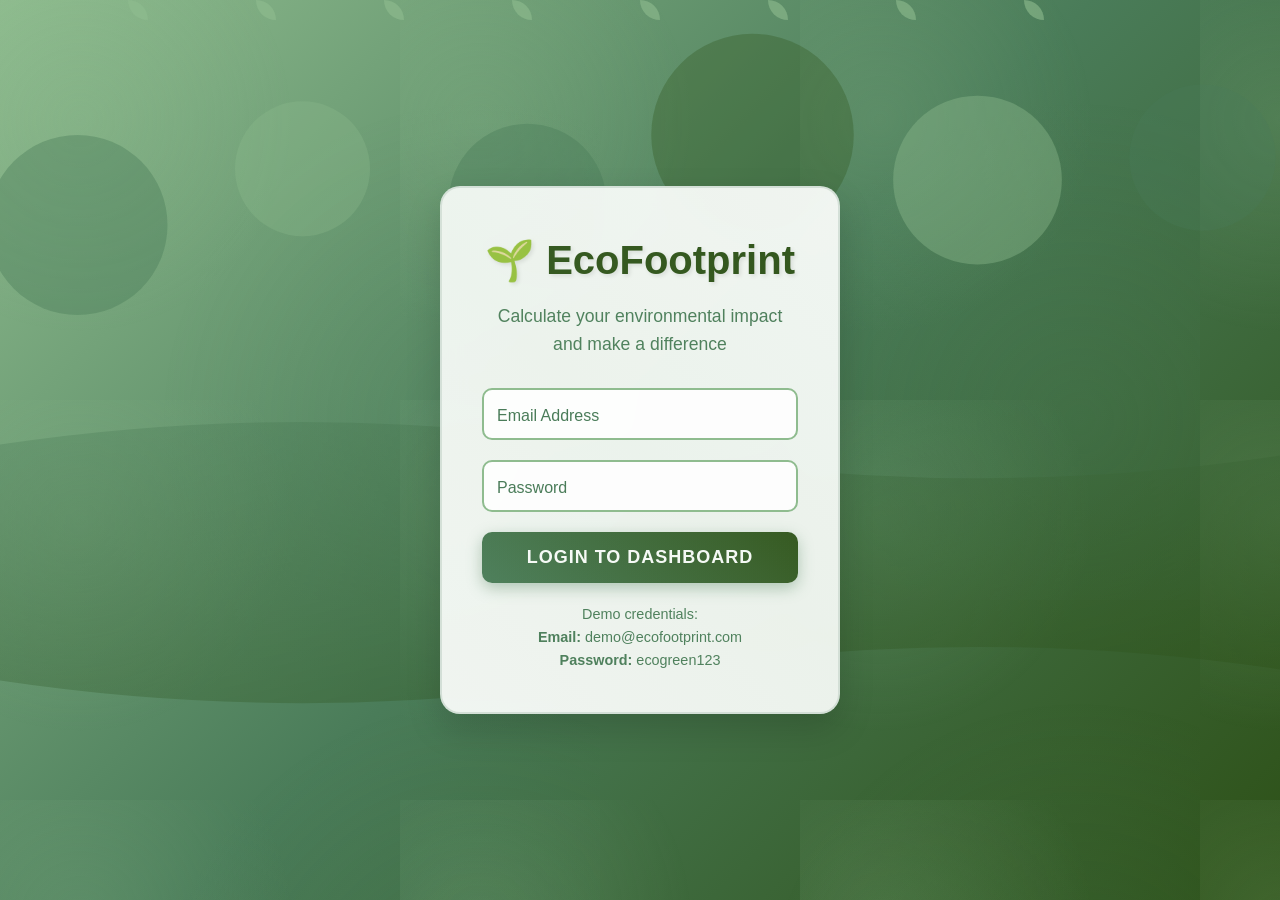
<file: create-todo.html>
<!DOCTYPE html>
<html lang="en">
<head>
    <meta charset="UTF-8">
    <meta name="viewport" content="width=device-width, initial-scale=1.0">
    <title>Create To-Do List - EcoFootprint Tracker</title>
    <link rel="stylesheet" href="styles.css">
    <link href="https://fonts.googleapis.com/css2?family=Poppins:wght@300;400;600;700&display=swap" rel="stylesheet">
</head>
<body>
    <div class="floating-leaves">
        <div class="leaf"></div>
        <div class="leaf"></div>
        <div class="leaf"></div>
        <div class="leaf"></div>
        <div class="leaf"></div>
        <div class="leaf"></div>
        <div class="leaf"></div>
        <div class="leaf"></div>
    </div>

    <nav class="navbar">
        <div class="nav-content">
            <a href="dashboard.html" class="logo">
                <span>EcoFootprint Tracker</span>
            </a>
            <ul class="nav-links">
                <li><a href="dashboard.html">Home</a></li>
                <li><a href="about.html">About</a></li>
                <li><a href="profile.html">Profile Settings</a></li>
                <li><a href="javascript:void(0)" onclick="logout(); return false;" style="color: var(--accent-yellow);">Logout</a></li>
            </ul>
        </div>
    </nav>

    <div class="main-content" style="justify-content: center; padding: 30px;">
        <main class="main-section" style="width: 100%; max-width: 900px;">
            <div style="background: linear-gradient(135deg, var(--secondary-green), var(--primary-green)); color: white; text-align: center; padding: 40px 30px; border-radius: 20px; margin-top: 30px; box-shadow: 0 15px 40px rgba(0,0,0,0.2); position: relative; overflow: hidden;">
                <div style="position: absolute; top: 16px; right: 18px; font-size: 3em; opacity: 0.1;">📋</div>
                <h1 style="color: var(--accent-yellow); font-size: 2em; margin-bottom: 10px;">Create Your Eco To-Do List</h1>
                <p style="font-size: 1.05em; color: #fffbe6;">List simple actions to reduce your footprint. One task per line.</p>
            </div>

            <section style="margin-top: 24px; background: linear-gradient(135deg, rgba(255,255,255,0.96), rgba(245,255,245,0.96)); border: 2px solid rgba(74,124,89,0.15); border-radius: 16px; box-shadow: 0 8px 20px rgba(0,0,0,0.08); padding: 22px;">
                <form id="todo-form" style="display: grid; gap: 12px;">
                    <label for="tasks" style="color: var(--primary-green); font-weight: 700;">Your Tasks</label>
                    <textarea id="tasks" rows="10" placeholder="e.g. Switch to LED bulbs
Use public transport twice a week
Start composting" style="width: 100%; padding: 12px 14px; border-radius: 12px; border: 2px solid rgba(74,124,89,0.25); font-family: 'Poppins', system-ui, -apple-system, Segoe UI, Roboto, Arial; outline: none; resize: vertical; background: #ffffff;"></textarea>

                    <div style="display: flex; gap: 12px; flex-wrap: wrap; justify-content: flex-end; margin-top: 6px;">
                        <a href="dashboard.html" style="background: var(--light-green); color: var(--dark-green); padding: 12px 22px; border-radius: 28px; text-decoration: none; font-weight: 700; transition: all 0.3s ease;">Cancel</a>
                        <button type="submit" style="background: var(--accent-yellow); color: var(--dark-green); padding: 12px 22px; border-radius: 28px; border: none; font-weight: 700; cursor: pointer; box-shadow: 0 8px 0 rgba(191, 166, 0, 1), 0 12px 18px rgba(0,0,0,0.2); transition: transform 60ms ease, box-shadow 60ms ease;">Save Tasks →</button>
                    </div>
                </form>
            </section>
        </main>
    </div>

    <script>
        // Auth guard
        if (localStorage.getItem('isLoggedIn') !== 'true') {
            window.location.href = 'index.html';
        }

        function logout() {
            localStorage.removeItem('isLoggedIn');
            localStorage.removeItem('userEmail');
            window.location.href = 'index.html';
        }

        // Form handler
        document.getElementById('todo-form').addEventListener('submit', function(e) {
            e.preventDefault();
            const raw = document.getElementById('tasks').value || '';
            const tasks = raw
                .split(/\r?\n/)
                .map(t => t.trim())
                .filter(t => t.length > 0);

            if (tasks.length === 0) {
                alert('Please enter at least one task.');
                return;
            }

            try {
                const existingRaw = localStorage.getItem('todoTasks');
                const existing = existingRaw ? JSON.parse(existingRaw) : [];
                const merged = Array.from(new Set([...(Array.isArray(existing) ? existing : []), ...tasks]));
                localStorage.setItem('todoTasks', JSON.stringify(merged));
            } catch (err) {
                alert('Could not save tasks. Please try again.');
                return;
            }

            window.location.href = 'dashboard.html';
        });
    </script>
</body>
</html>
</file>
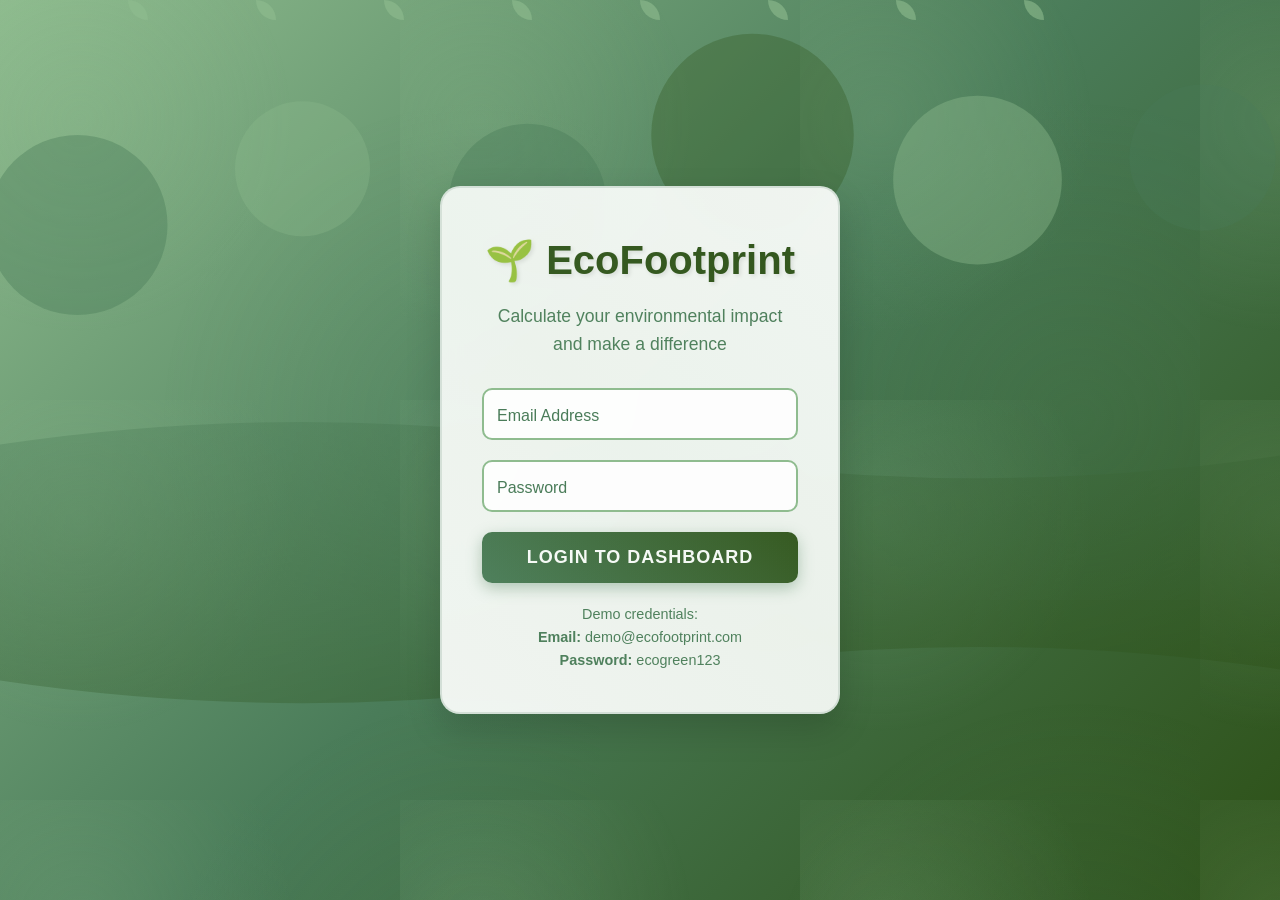
<file: dashboard.html>
<!DOCTYPE html>
<html lang="en">
<head>
    <meta charset="UTF-8">
    <meta name="viewport" content="width=device-width, initial-scale=1.0">
    <title>EcoFootprint Calculator - Dashboard</title>
    <link rel="stylesheet" href="styles.css">
</head>
<body>
    <!-- Floating Leaves Animation -->
    <div class="floating-leaves">
        <div class="leaf"></div>
        <div class="leaf"></div>
        <div class="leaf"></div>
        <div class="leaf"></div>
        <div class="leaf"></div>
        <div class="leaf"></div>
        <div class="leaf"></div>
        <div class="leaf"></div>
    </div>

    <div class="dashboard">
        <!-- Navigation Bar -->
        <nav class="navbar">
            <div class="nav-content">
                <a href="dashboard.html" class="logo">
                    <span>EcoFootprint Tracker</span>
                </a>
                <ul class="nav-links">
                    <li><a href="dashboard.html" class="active">Home</a></li>
                    <li><a href="about.html">About</a></li>
                    <li><a href="profile.html">Profile Settings</a></li>
                    <li><a href="javascript:void(0)" onclick="logout(); return false;" style="color: #F0E68C;">Logout</a></li>
                </ul>
            </div>
        </nav>

        <!-- Main Content Area -->
        <div class="main-content">
            <!-- Left Sidebar -->
            <aside class="left-sidebar">
                <!-- Achievements Section -->
                <div class="sidebar-card">
                    <h3 class="card-title" data-icon="🏆">Achievements</h3>
                    <div class="achievement-item">
                        <div>🌟 First Calculator Use</div>
                        <span class="achievement-badge">Completed</span>
                    </div>
                    <div class="achievement-item">
                        <div>🚗 Car-Free Week</div>
                        <span class="achievement-badge">In Progress</span>
                    </div>
                    <div class="achievement-item">
                        <div>♻️ Recycling Champion</div>
                        <span class="achievement-badge">75%</span>
                    </div>
                    <div class="achievement-item">
                        <div>💚 Green Energy User</div>
                        <span class="achievement-badge">New</span>
                    </div>
                    <div class="achievement-item">
                        <div>🌱 Carbon Neutral Month</div>
                        <span class="achievement-badge">Locked</span>
                    </div>
                </div>

                <!-- To-Do List Section -->
                <div class="sidebar-card" id="todo-card">
                    <h3 class="card-title" data-icon="📋">To-Do List</h3>
                    <div class="task-item">
                        <input type="checkbox" id="task1" checked>
                        <label for="task1">Calculate weekly footprint</label>
                    </div>
                    <div class="task-item">
                        <input type="checkbox" id="task2">
                        <label for="task2">Switch to LED bulbs</label>
                    </div>
                    <div class="task-item">
                        <input type="checkbox" id="task3">
                        <label for="task3">Start composting</label>
                    </div>
                    <div class="task-item">
                        <input type="checkbox" id="task4">
                        <label for="task4">Use public transport more</label>
                    </div>
                    <div class="task-item">
                        <input type="checkbox" id="task5">
                        <label for="task5">Reduce meat consumption</label>
                    </div>
                    <div style="margin-top: 12px; display: flex; justify-content: center;">
                        <a href="create-todo.html" style="background: var(--accent-yellow); color: var(--dark-green); padding: 10px 18px; border-radius: 22px; text-decoration: none; font-weight: 700; transition: all 0.3s ease; box-shadow: 0 6px 14px rgba(0,0,0,0.12);">
                            ➕ Create To-Do List
                        </a>
                    </div>
                </div>

                <!-- Suggestions Section -->
                <div class="sidebar-card">
                    <h3 class="card-title" data-icon="💡">Eco Suggestions</h3>
                    <div class="suggestion-item">
                        <div><strong>Energy Tip:</strong> Unplug electronics when not in use to save 10% on electricity</div>
                    </div>
                    <div class="suggestion-item">
                        <div><strong>Transport:</strong> Bike to work once a week to reduce CO2 by 2.6kg</div>
                    </div>
                    <div class="suggestion-item">
                        <div><strong>Water:</strong> Take shorter showers to save 25 gallons per week</div>
                    </div>
                    <div class="suggestion-item">
                        <div><strong>Diet:</strong> Try meatless Monday to reduce weekly carbon footprint by 15%</div>
                    </div>
                </div>

                <!-- Today's Tasks Section -->
                <div class="sidebar-card">
                    <h3 class="card-title" data-icon="⏰">Today's Tasks</h3>
                    <div class="task-item">
                        <div>🔌 Check smart thermostat settings</div>
                    </div>
                    <div class="task-item">
                        <div>🚲 Plan cycling route for tomorrow</div>
                    </div>
                    <div class="task-item">
                        <div>📊 Review yesterday's energy usage</div>
                    </div>
                    <div class="task-item">
                        <div>🛒 Make eco-friendly shopping list</div>
                    </div>
                </div>
            </aside>

            <!-- Main Section -->
            <main class="main-section">
                <div style="text-align: center; padding: 40px 0;">
                    <h1 style="color: var(--primary-green); font-size: 2.5em; margin-bottom: 20px; animation: titleGlow 2s ease-in-out infinite alternate;">
                        Welcome to Your Eco Dashboard! 🌍
                    </h1>
                    
                    <div style="display: grid; grid-template-columns: repeat(auto-fit, minmax(250px, 1fr)); gap: 20px; margin: 40px 0;">
                        <!-- Stats Cards -->
                        <div style="background: linear-gradient(135deg, #8FBC8F, #F0E68C); padding: 25px; border-radius: 15px; color: var(--dark-green); text-align: center; animation: fadeInUp 1s ease-out;">
                            <h3 style="font-size: 2em; margin-bottom: 10px;">2.5 tons</h3>
                            <p>CO2 Saved This Year</p>
                        </div>
                        
                        <div style="background: linear-gradient(135deg, #4A7C59, #8FBC8F); padding: 25px; border-radius: 15px; color: white; text-align: center; animation: fadeInUp 1s ease-out 0.2s; animation-fill-mode: both;">
                            <h3 style="font-size: 2em; margin-bottom: 10px;">87%</h3>
                            <p>Eco Goals Achieved</p>
                        </div>
                        <!-- Green Coin System Card -->
                        <div style="background: linear-gradient(135deg, #8FBC8F, #2D5016); padding: 25px; border-radius: 15px; color: var(--accent-yellow); text-align: center; animation: fadeInUp 1s ease-out 0.3s; animation-fill-mode: both; position: relative; overflow: hidden;">
                            <div style="position: absolute; top: 14px; right: 16px; font-size: 2.2em; opacity: 0.15;">🪙</div>
                            <div style="display: flex; align-items: center; justify-content: center; gap: 10px;">
                                <span style="display:inline-flex; align-items:center; justify-content:center; width: 42px; height: 42px; border-radius: 50%; background: radial-gradient(circle at 30% 30%, #5fbf6b, #2D5016); box-shadow: inset 0 0 0 3px rgba(255,255,255,0.25);">💚</span>
                                <h3 style="font-size: 2.2em; margin: 0;">300</h3>
                            </div>
                            <p style="color: #fffbe6; margin-top: 8px; font-weight: 600; letter-spacing: 0.3px;">Green Coins</p>
                        </div>
                        
                        <div style="background: linear-gradient(135deg, #2D5016, #4A7C59); padding: 25px; border-radius: 15px; color: var(--accent-yellow); text-align: center; animation: fadeInUp 1s ease-out 0.4s; animation-fill-mode: both;">
                            <h3 style="font-size: 2em; margin-bottom: 10px;">#12</h3>
                            <p>Global Ranking</p>
                        </div>
                    </div>

                    <!-- Progress Chart (Data-driven, Jan–Dec, evenly spaced, no scroll) -->
                    <div style="background: rgba(255,255,255,0.9); padding: 30px; border-radius: 20px; margin: 30px 0; border: 2px solid rgba(74, 124, 89, 0.2);">
                        <h3 style="color: var(--primary-green); margin-bottom: 20px;">Monthly Carbon Footprint Progress</h3>
                        <div class="chart-row" style="display: flex; align-items: stretch; gap: 12px;">
                            <div id="footprint-yaxis" style="display: flex; flex-direction: column; justify-content: space-between; align-items: flex-end; padding: 18px 4px 18px 0; color: var(--secondary-green); font-size: 0.8em; min-width: 52px; border-right: 1px solid rgba(0,0,0,0.08);"></div>
                            <div style="flex: 1;">
                                <div id="footprint-chart" class="progress-chart" style="height: 240px; border-radius: 10px; padding: 18px 16px 8px 16px; background: linear-gradient(180deg, rgba(143,188,143,0.06), rgba(240,230,140,0.04));"></div>
                                <div id="footprint-labels" class="labels-row" style="margin-top: 10px; font-size: 0.9em; color: var(--secondary-green);"></div>
                            </div>
                        </div>
                    </div>

                    <!-- Quick Actions -->
                    <div style="display: flex; gap: 15px; justify-content: center; flex-wrap: wrap; margin-top: 30px;">
                        <a href="calculator.html" style="background: var(--secondary-green); color: white; padding: 15px 30px; border-radius: 25px; text-decoration: none; font-weight: bold; transition: all 0.3s ease; animation: pulse 2s infinite;">
                            🧮 Calculate Footprint
                        </a>
                        <a href="about.html" style="background: var(--light-green); color: var(--dark-green); padding: 15px 30px; border-radius: 25px; text-decoration: none; font-weight: bold; transition: all 0.3s ease;">
                            📖 Learn More
                        </a>
                        <a href="profile.html" style="background: var(--accent-yellow); color: var(--dark-green); padding: 15px 30px; border-radius: 25px; text-decoration: none; font-weight: bold; transition: all 0.3s ease;">
                            ⚙️ Settings
                        </a>
                    </div>

                    <!-- Videos Section (Theme-matched container) -->
                    <section style="background: linear-gradient(135deg, rgba(255,255,255,0.96), rgba(245,255,245,0.96)); color: var(--primary-green); padding: 35px 30px; border-radius: 18px; margin-top: 40px; box-shadow: 0 8px 20px rgba(0,0,0,0.08); border: 2px solid rgba(74,124,89,0.15); animation: fadeInUp 1s ease-out;">
                        <h3 style="color: var(--primary-green); font-size: 1.8em; margin-bottom: 10px; display: flex; align-items: center; gap: 10px;">
                            🎬 Videos Section
                        </h3>
                        <p style="margin-bottom: 20px; color: var(--secondary-green); font-weight: 500;">
                            Create a Video or look for better understanding from our ecowarriors.
                        </p>
                        <a href="videos.html" style="display: inline-block; background: var(--primary-green); color: var(--accent-yellow); padding: 14px 28px; border-radius: 30px; text-decoration: none; font-weight: 700; transition: all 0.3s ease;">
                            Explore Videos →
                        </a>
                    </section>

                    <!-- Calculator Card - NOW IN CENTER -->
                    <div style="background: linear-gradient(135deg, var(--secondary-green), var(--primary-green)); color: white; text-align: center; padding: 50px 40px; border-radius: 20px; margin-top: 50px; box-shadow: 0 15px 40px rgba(0,0,0,0.2); animation: fadeInUp 1.2s ease-out; position: relative; overflow: hidden;">
                        <div style="position: absolute; top: 20px; right: 20px; font-size: 4em; opacity: 0.1;">🧮</div>
                        <h3 style="color: var(--accent-yellow); font-size: 2.2em; margin-bottom: 15px; text-shadow: 2px 2px 4px rgba(0,0,0,0.2);">🧮 Footprint Calculator</h3>
                        <p style="font-size: 1.2em; margin-bottom: 30px; line-height: 1.6;">Calculate your environmental impact and start your journey to carbon neutrality</p>
                        <a href="calculator.html" style="background: var(--accent-yellow); color: var(--dark-green); padding: 18px 50px; border-radius: 30px; text-decoration: none; font-weight: bold; display: inline-block; transition: all 0.3s ease; font-size: 1.1em; box-shadow: 0 5px 15px rgba(0,0,0,0.3);">
                            Start Calculation →
                        </a>
                    </div>
                </div>
            </main>

            <!-- Right Sidebar - Ranking System -->
            <aside class="right-sidebar">
                <div class="sidebar-card">
                    <h3 class="card-title" data-icon="🏅">Global Rankings</h3>
                    <div class="ranking-list">
                        <div class="ranking-item gold">
                            <span class="rank-position">🥇</span>
                            <div class="user-info">
                                <div class="user-name">EcoWarrior Sarah</div>
                                <div class="user-score">Score: 9,847 pts</div>
                            </div>
                            <span class="reduction-amount">-3.2 tons CO2</span>
                        </div>
                        
                        <div class="ranking-item silver">
                            <span class="rank-position">🥈</span>
                            <div class="user-info">
                                <div class="user-name">GreenThumb Mike</div>
                                <div class="user-score">Score: 9,234 pts</div>
                            </div>
                            <span class="reduction-amount">-2.9 tons CO2</span>
                        </div>
                        
                        <div class="ranking-item bronze">
                            <span class="rank-position">🥉</span>
                            <div class="user-info">
                                <div class="user-name">ClimateChamp Lisa</div>
                                <div class="user-score">Score: 8,976 pts</div>
                            </div>
                            <span class="reduction-amount">-2.7 tons CO2</span>
                        </div>
                        
                        <div class="ranking-item">
                            <span class="rank-position">4</span>
                            <div class="user-info">
                                <div class="user-name">SolarPower Jake</div>
                                <div class="user-score">Score: 8,456 pts</div>
                            </div>
                            <span class="reduction-amount">-2.4 tons CO2</span>
                        </div>
                        
                        <div class="ranking-item">
                            <span class="rank-position">5</span>
                            <div class="user-info">
                                <div class="user-name">RecycleQueen Emma</div>
                                <div class="user-score">Score: 8,123 pts</div>
                            </div>
                            <span class="reduction-amount">-2.2 tons CO2</span>
                        </div>
                        
                        <div class="ranking-item">
                            <span class="rank-position">6</span>
                            <div class="user-info">
                                <div class="user-name">BikeCommuter Tom</div>
                                <div class="user-score">Score: 7,891 pts</div>
                            </div>
                            <span class="reduction-amount">-2.1 tons CO2</span>
                        </div>
                        
                        <div class="ranking-item">
                            <span class="rank-position">7</span>
                            <div class="user-info">
                                <div class="user-name">VeganVibes Alex</div>
                                <div class="user-score">Score: 7,654 pts</div>
                            </div>
                            <span class="reduction-amount">-2.0 tons CO2</span>
                        </div>
                        
                        <div class="ranking-item">
                            <span class="rank-position">8</span>
                            <div class="user-info">
                                <div class="user-name">ZeroWaste Zoe</div>
                                <div class="user-score">Score: 7,432 pts</div>
                            </div>
                            <span class="reduction-amount">-1.9 tons CO2</span>
                        </div>
                        
                        <div class="ranking-item">
                            <span class="rank-position">9</span>
                            <div class="user-info">
                                <div class="user-name">NatureNinja Nick</div>
                                <div class="user-score">Score: 7,289 pts</div>
                            </div>
                            <span class="reduction-amount">-1.8 tons CO2</span>
                        </div>
                        
                        <div class="ranking-item">
                            <span class="rank-position">10</span>
                            <div class="user-info">
                                <div class="user-name">EcoExplorer Eva</div>
                                <div class="user-score">Score: 7,156 pts</div>
                            </div>
                            <span class="reduction-amount">-1.7 tons CO2</span>
                        </div>
                        
                        <div class="ranking-item" style="border: 3px solid var(--accent-yellow); background: rgba(240, 230, 140, 0.2);">
                            <span class="rank-position">12</span>
                            <div class="user-info">
                                <div class="user-name">You (Demo User)</div>
                                <div class="user-score">Score: 6,987 pts</div>
                            </div>
                            <span class="reduction-amount">-1.5 tons CO2</span>
                        </div>
                    </div>
        </div>
    </div>

    <footer style="background: linear-gradient(135deg, #2D5016, #4A7C59); color: var(--accent-yellow); padding: 24px 16px; margin-top: 40px; border-top: 2px solid rgba(74,124,89,0.2); box-shadow: 0 -8px 20px rgba(0,0,0,0.15); text-align: center; font-weight: 700; letter-spacing: 0.3px;">
        Created by EcoWarriors • All rights reserved.
    </footer>

    <script>
        // Check authentication
        if (localStorage.getItem('isLoggedIn') !== 'true') {
            window.location.href = 'index.html';
        }

        // Logout function
        function logout() {
            localStorage.removeItem('isLoggedIn');
            localStorage.removeItem('userEmail');
            window.location.href = 'index.html';
        }

        // Add bar growth animation
        const style = document.createElement('style');
        style.textContent = `
            @keyframes barGrow {
                from { height: 0%; }
                to { height: inherit; }
            }
        `;
        document.head.appendChild(style);

        // Add progress chart styles (bars and tooltips)
        const chartStyle = document.createElement('style');
        chartStyle.textContent = `
            .progress-chart { position: relative; }
            .progress-chart { display: grid; align-items: end; gap: 18px; justify-content: stretch; width: 100%; }
            .labels-row { display: grid; gap: 18px; justify-content: stretch; padding: 0 16px; width: 100%; }
            .chart-col { display: flex; align-items: flex-end; justify-content: center; position: relative; height: 100%; }
            .chart-bar {
                width: 34px;
                border-radius: 6px 6px 0 0;
                background: var(--secondary-green);
                transform-origin: bottom;
                animation: barRise 900ms ease-out both;
                box-shadow: 0 6px 14px rgba(0,0,0,0.12);
                position: relative;
            }
            .chart-bar:hover { filter: brightness(1.05); }
            .chart-tooltip {
                position: absolute;
                bottom: calc(100% + 8px);
                background: rgba(32, 54, 23, 0.95);
                color: #fff;
                padding: 6px 10px;
                border-radius: 8px;
                font-size: 12px;
                white-space: nowrap;
                opacity: 0;
                transform: translateY(6px);
                transition: opacity 0.18s ease, transform 0.18s ease;
                pointer-events: none;
            }
            .chart-col:hover .chart-tooltip { opacity: 1; transform: translateY(0); }
            .chart-gridline { position: absolute; left: 16px; right: 16px; height: 1px; background: rgba(0,0,0,0.08); }
            .yaxis-tick { position: relative; }
            .yaxis-tick::after { content: 'kg'; font-size: 10px; color: var(--secondary-green); margin-left: 4px; }
            @keyframes barRise { from { transform: scaleY(0); } to { transform: scaleY(1); } }
        `;
        document.head.appendChild(chartStyle);

        // Render data-driven monthly bars (Jan–Dec) with realistic scaling
        (function renderFootprintChart() {
            const chart = document.getElementById('footprint-chart');
            const labels = document.getElementById('footprint-labels');
            if (!chart || !labels) return;

            // Load monthly data (kg) from calculator if available; else fall back to defaults
            const monthNames = ['Jan','Feb','Mar','Apr','May','Jun','Jul','Aug','Sep','Oct','Nov','Dec'];
            let monthlyKg = null;
            try {
                const stored = localStorage.getItem('monthlyFootprintKg');
                const parsed = stored ? JSON.parse(stored) : null;
                if (Array.isArray(parsed) && parsed.length === 12 && parsed.every(n => typeof n === 'number')) {
                    monthlyKg = parsed;
                }
            } catch (_) { /* ignore parse errors */ }

            const fallback = [68,74,69,73,62,66,61,65,58,60,55,57];
            const values = monthlyKg || fallback;
            const data = monthNames.map((m, i) => ({ month: m, value: values[i] }));

            const max = Math.max(...data.map(d => d.value)) || 1;
            const min = Math.min(...data.map(d => d.value)) || 0;

            // Compute nice max and ticks for axis/grid
            function niceNumber(range) {
                const exponent = Math.floor(Math.log10(range));
                const fraction = range / Math.pow(10, exponent);
                let niceFraction;
                if (fraction <= 1) niceFraction = 1;
                else if (fraction <= 2) niceFraction = 2;
                else if (fraction <= 5) niceFraction = 5;
                else niceFraction = 10;
                return niceFraction * Math.pow(10, exponent);
            }
            const tickCount = 5;
            const niceMax = Math.ceil((max) / niceNumber(max / tickCount)) * niceNumber(max / tickCount);
            const step = niceMax / tickCount;
            const ticks = Array.from({length: tickCount + 1}, (_, i) => i * step);

            // Color stops from dark green to yellow (higher -> darker)
            const palette = ['#1B3409', '#2D5016', '#4A7C59', '#8FBC8F', '#F0E68C'];
            function colorFor(value) {
                if (max === min) return palette[0];
                const t = (value - min) / (max - min); // 0 lowest -> 1 highest
                // invert so highest gets index 0 (dark), lowest gets last (yellow)
                const inv = 1 - t;
                const idx = Math.min(palette.length - 1, Math.max(0, Math.round(inv * (palette.length - 1))));
                return palette[idx];
            }

            chart.innerHTML = '';
            labels.innerHTML = '';

            // Gridlines at tick levels (skip 0)
            ticks.forEach(t => {
                if (t === 0) return;
                const gl = document.createElement('div');
                gl.className = 'chart-gridline';
                gl.style.bottom = ((t / niceMax) * 100).toFixed(2) + '%';
                chart.appendChild(gl);
            });

            data.forEach((d, i) => {
                const col = document.createElement('div');
                col.className = 'chart-col';

                const bar = document.createElement('div');
                bar.className = 'chart-bar';
                bar.style.height = ((d.value / niceMax) * 100).toFixed(2) + '%';
                bar.style.background = colorFor(d.value);
                bar.style.animationDelay = (i * 120) + 'ms';

                const tip = document.createElement('div');
                tip.className = 'chart-tooltip';
                tip.textContent = `${d.month}: ${d.value} kg CO2 (avg)`;

                col.appendChild(bar);
                col.appendChild(tip);
                chart.appendChild(col);

                const lab = document.createElement('span');
                lab.textContent = d.month;
                labels.appendChild(lab);
            });

            // Evenly space 12 months
            chart.style.gridTemplateColumns = `repeat(${data.length}, 1fr)`;
            labels.style.gridTemplateColumns = `repeat(${data.length}, 1fr)`;

            // Render Y-axis ticks
            const yaxis = document.getElementById('footprint-yaxis');
            if (yaxis) {
                yaxis.innerHTML = '';
                [...ticks].reverse().forEach(val => {
                    const el = document.createElement('div');
                    el.className = 'yaxis-tick';
                    el.textContent = Math.round(val);
                    yaxis.appendChild(el);
                });
            }
        })();

        // Render saved To-Do tasks (if any) into the To-Do List card (append to predefined)
        (function renderSavedTodos() {
            try {
                const raw = localStorage.getItem('todoTasks');
                if (!raw) return;
                const tasks = JSON.parse(raw);
                if (!Array.isArray(tasks)) return;

                const card = document.getElementById('todo-card');
                if (!card) return;
                
                // Find the create button container to insert before it
                const createBtn = card.querySelector('a[href="create-todo.html"]');
                const insertBeforeNode = createBtn ? createBtn.parentElement : null;

                // Avoid adding duplicates by label text
                const existingTexts = new Set(Array.from(card.querySelectorAll('.task-item label')).map(l => l.textContent.trim()));

                tasks.forEach((task, idx) => {
                    if (!task || existingTexts.has(String(task).trim())) return;
                    const wrap = document.createElement('div');
                    wrap.className = 'task-item';
                    const id = 'todo_user_' + idx;
                    wrap.innerHTML = `
                        <input type="checkbox" id="${id}">
                        <label for="${id}">${task}</label>
                    `;
                    if (insertBeforeNode) {
                        card.insertBefore(wrap, insertBeforeNode);
                    } else {
                        card.appendChild(wrap);
                    }
                });
            } catch (e) {
                console.warn('Failed to render saved todos', e);
            }
        })();

        // Interactive task completion
        document.querySelectorAll('.task-item input[type="checkbox"]').forEach(checkbox => {
            checkbox.addEventListener('change', function() {
                const taskItem = this.parentElement;
                if (this.checked) {
                    taskItem.style.opacity = '0.7';
                    taskItem.style.textDecoration = 'line-through';
                    taskItem.style.background = 'rgba(143, 188, 143, 0.3)';
                } else {
                    taskItem.style.opacity = '1';
                    taskItem.style.textDecoration = 'none';
                    taskItem.style.background = 'rgba(143, 188, 143, 0.1)';
                }
            });
        });

        // Add hover effects to action buttons
        document.querySelectorAll('a[href]').forEach(link => {
            if (link.style.background) {
                link.addEventListener('mouseenter', function() {
                    this.style.transform = 'translateY(-3px)';
                    this.style.boxShadow = '0 10px 20px rgba(0,0,0,0.2)';
                });
                
                link.addEventListener('mouseleave', function() {
                    this.style.transform = 'translateY(0)';
                    this.style.boxShadow = 'none';
                });
            }
        });

        // Animate ranking items on scroll
        const observerOptions = {
            threshold: 0.1,
            rootMargin: '0px 0px -50px 0px'
        };

        const observer = new IntersectionObserver((entries) => {
            entries.forEach(entry => {
                if (entry.isIntersecting) {
                    entry.target.style.animation = 'rankSlideIn 0.6s ease-out';
                }
            });
        }, observerOptions);

        document.querySelectorAll('.ranking-item').forEach(item => {
            observer.observe(item);
        });

        // Dynamic greeting based on time
        const currentHour = new Date().getHours();
        let greeting = 'Welcome to Your Eco Dashboard! 🌍';
        
        if (currentHour < 12) {
            greeting = 'Good Morning, Eco Warrior! 🌅';
        } else if (currentHour < 18) {
            greeting = 'Good Afternoon, Green Champion! ☀️';
        } else {
            greeting = 'Good Evening, Earth Guardian! 🌙';
        }
        
        document.querySelector('h1').textContent = greeting;
    </script>
</body>
</html>
</file>
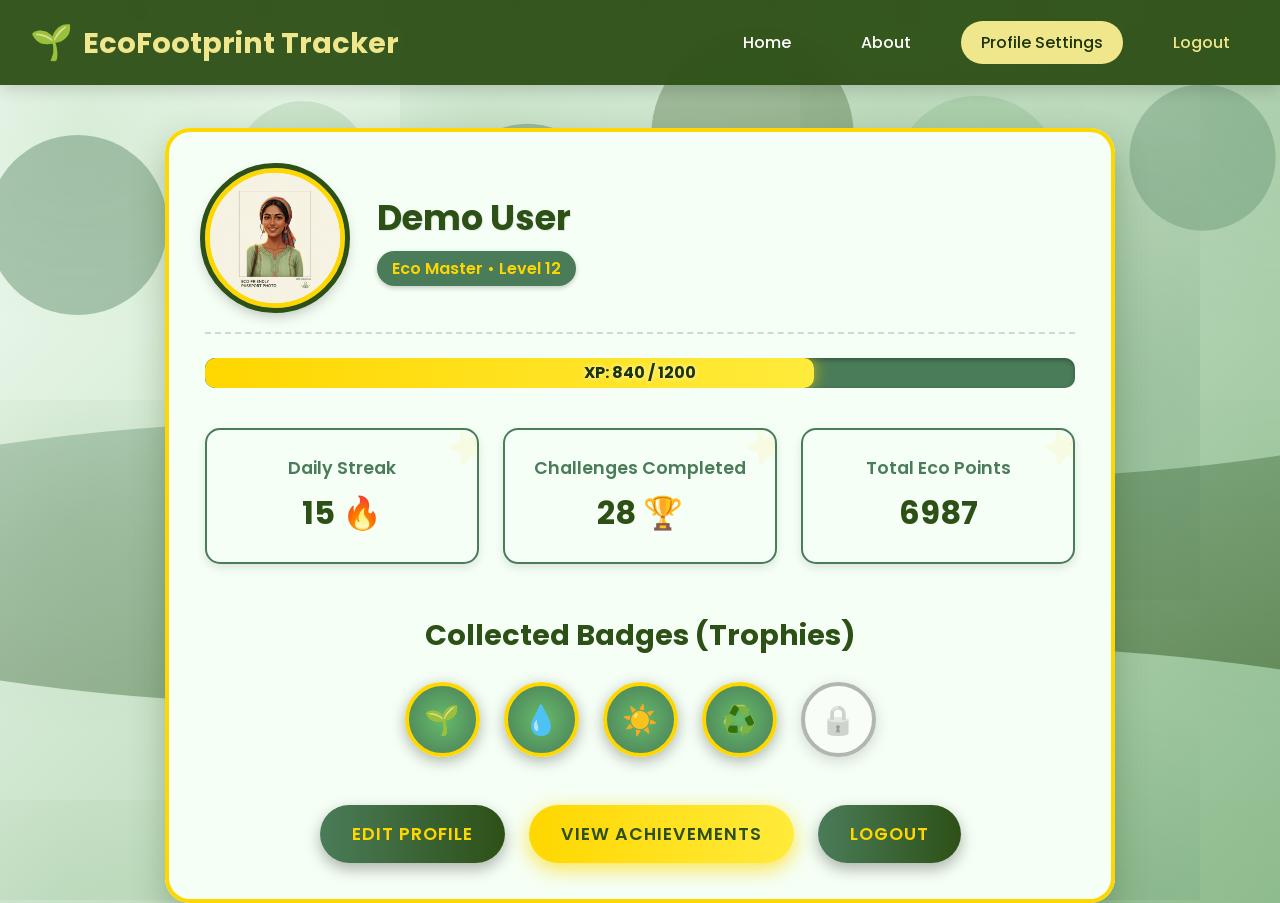
<file: profile.html>
<!DOCTYPE html>
<html lang="en">
<head>
    <meta charset="UTF-8" />
    <meta name="viewport" content="width=device-width, initial-scale=1.0" />
    <title>🌿 Gamified Eco Profile Dashboard</title>
    <link rel="stylesheet" href="styles.css">
    <link href="https://fonts.googleapis.com/css2?family=Poppins:wght@300;400;600;700&display=swap" rel="stylesheet">

    <style>
        /* ===== Global Variables & Colors (Gamified Palette) ===== */
        :root {
            --primary-green: #2D5016; /* Deep Forest */
            --secondary-green: #4A7C59; /* Moss Green */
            --accent-gold: #FFD700; /* XP/Level Gold */
            --light-bg: #F5FFF5; /* Very Light Green-White */
            --dark-bg: #8FBC8F; /* Light Sage */
            --shadow-light: rgba(0, 0, 0, 0.1);
            --shadow-strong: rgba(45, 80, 22, 0.3);
            --transition-fast: all 0.2s ease-in-out;
            --transition-smooth: all 0.4s ease-in-out;
        }

        /* ===== Base Styles & Background ===== */
        * {
            margin: 0;
            padding: 0;
            box-sizing: border-box;
            font-family: 'Poppins', sans-serif;
        }

        body {
            background: linear-gradient(135deg, var(--light-bg), var(--dark-bg));
            color: var(--primary-green);
            display: flex;
            flex-direction: column;
            align-items: center;
            min-height: 100vh;
            overflow-x: hidden;
            padding-top: 80px; /* offset for fixed navbar */
        }

        header {
            width: 100%;
            background: var(--primary-green);
            color: var(--accent-gold);
            padding: 1rem 2rem;
            text-align: center;
            box-shadow: 0 5px 15px var(--shadow-strong);
            font-weight: 700;
            font-size: 1.5rem;
            letter-spacing: 1px;
            position: sticky;
            top: 0;
            z-index: 100;
            text-shadow: 1px 1px 2px rgba(0, 0, 0, 0.5);
        }

        /* Make navbar full-width and fixed on this page */
        .navbar {
            position: fixed !important;
            top: 0;
            left: 0;
            right: 0;
            width: 100%;
            z-index: 1000;
        }

        /* ===== Profile Card - The Main Component ===== */
        .profile-container {
            background: var(--light-bg);
            margin-top: 3rem;
            padding: 2.5rem;
            border-radius: 25px;
            /* Added a subtle gold inner border for gamification */
            box-shadow: 
                0 15px 35px var(--shadow-strong), 
                inset 0 0 0 4px var(--accent-gold); 
            max-width: 950px;
            width: 90%;
            animation: fadeIn 1.2s ease-out;
            position: relative;
        }

        .profile-header {
            display: flex;
            align-items: center;
            gap: 2rem;
            padding-bottom: 1.5rem;
            border-bottom: 2px dashed rgba(45, 80, 22, 0.2);
            margin-bottom: 1.5rem;
        }

        .profile-pic {
            width: 140px; /* Slightly larger */
            height: 140px;
            border-radius: 50%;
            border: 5px solid var(--accent-gold); /* Gold frame */
            outline: 5px solid var(--primary-green); /* Green outer ring */
            object-fit: cover;
            box-shadow: 0 6px 15px rgba(0, 0, 0, 0.3);
            transition: var(--transition-smooth);
        }

        .profile-pic:hover {
            transform: scale(1.05) rotate(5deg);
            box-shadow: 0 10px 20px var(--shadow-strong);
        }

        .profile-info h2 {
            font-size: 2.2rem;
            color: var(--primary-green);
            font-weight: 700;
            text-shadow: 1px 1px 1px rgba(0, 0, 0, 0.1);
        }

        /* Level tag for gamification */
        .level-tag {
            display: inline-block;
            background: var(--secondary-green);
            color: var(--accent-gold);
            padding: 5px 15px;
            border-radius: 20px;
            font-weight: 600;
            margin-top: 5px;
            box-shadow: 0 2px 5px rgba(0, 0, 0, 0.2);
        }

        /* ===== XP Progress Bar (The Crown Jewel) ===== */
        .progress-container {
            margin-top: 1.5rem;
            background: var(--secondary-green);
            border-radius: 10px;
            overflow: hidden;
            height: 30px; /* Taller bar */
            position: relative;
            box-shadow: inset 0 2px 5px rgba(0, 0, 0, 0.3);
        }

        .progress-bar {
            background: linear-gradient(90deg, var(--accent-gold), #FFEB3B); /* Gold Gradient */
            height: 100%;
            width: 0; /* Start at 0 for animation */
            border-radius: 10px;
            transition: width 1.5s cubic-bezier(0.25, 0.1, 0.25, 1);
            position: relative;
            box-shadow: 0 0 15px rgba(255, 215, 0, 0.7); /* Gold glow effect */
        }
        
        /* Progress Text Overlay for better UX */
        .progress-text {
            position: absolute;
            top: 50%;
            left: 50%;
            transform: translate(-50%, -50%);
            color: var(--dark-green);
            font-weight: 700;
            font-size: 1rem;
            z-index: 10;
            text-shadow: 0 0 5px rgba(255, 255, 255, 0.8);
        }

        /* ===== Stats Grid (The Trophies) ===== */
        .stats-section {
            margin-top: 2.5rem;
            display: grid;
            grid-template-columns: repeat(auto-fit, minmax(200px, 1fr)); /* Better responsiveness */
            gap: 1.5rem;
        }

        .stat-card {
            background: var(--light-bg);
            border: 2px solid var(--secondary-green);
            padding: 1.5rem;
            border-radius: 15px;
            text-align: center;
            transition: var(--transition-fast);
            position: relative;
            overflow: hidden;
            box-shadow: 0 4px 10px var(--shadow-light);
        }
        
        /* Subtle Corner decoration */
        .stat-card::before {
            content: '⭐';
            position: absolute;
            top: -10px;
            right: -10px;
            font-size: 2rem;
            opacity: 0.1;
            transform: rotate(-20deg);
        }

        .stat-card:hover {
            transform: translateY(-8px) scale(1.02);
            box-shadow: 0 12px 25px rgba(45, 80, 22, 0.4);
            border-color: var(--primary-green);
        }

        .stat-card h3 {
            font-size: 1.1rem;
            color: var(--secondary-green);
            font-weight: 600;
        }

        .stat-card p {
            font-size: 2rem; /* Larger value */
            font-weight: 700;
            color: var(--primary-green);
            margin-top: 0.3rem;
            transition: color 0.3s;
        }
        
        .stat-card:hover p {
            color: var(--accent-gold); /* Value turns gold on hover */
            text-shadow: 0 0 5px rgba(255, 215, 0, 0.5);
        }

        /* ===== Badges Section (Collectibles) ===== */
        .badges-section {
            margin-top: 3rem;
        }

        .badges-section h3 {
            text-align: center;
            margin-bottom: 1.5rem;
            color: var(--primary-green);
            font-size: 1.8rem;
            font-weight: 700;
        }

        .badges {
            display: flex;
            justify-content: center;
            flex-wrap: wrap;
            gap: 1.5rem;
        }

        .badge {
            width: 75px;
            height: 75px;
            border-radius: 50%;
            background: radial-gradient(circle, #66bb6a, var(--secondary-green));
            border: 4px solid var(--accent-gold);
            display: flex;
            align-items: center;
            justify-content: center;
            font-size: 1.8rem;
            box-shadow: 0 4px 15px rgba(0, 0, 0, 0.3);
            transition: var(--transition-fast);
        }

        .badge:hover {
            transform: scale(1.15) rotate(-5deg);
            background: radial-gradient(circle, #FFEB3B, var(--accent-gold)); /* Glow brighter on hover */
        }
        
        /* New: Locked Badge Style */
        .badge.locked {
            background: var(--light-bg);
            border-color: var(--secondary-green);
            opacity: 0.5;
            cursor: not-allowed;
            filter: grayscale(100%);
        }
        .badge.locked:hover {
            transform: none;
            box-shadow: none;
            filter: grayscale(100%);
        }

        /* ===== Buttons Section (Actions) ===== */
        .action-buttons {
            margin-top: 3rem;
            display: flex;
            flex-wrap: wrap;
            justify-content: center;
            gap: 1.5rem;
        }

        .btn {
            background: linear-gradient(90deg, var(--secondary-green), var(--primary-green));
            color: var(--accent-gold);
            border: none;
            padding: 1rem 2rem;
            border-radius: 50px; /* Pill shape */
            font-size: 1.1rem;
            font-weight: 600;
            cursor: pointer;
            text-transform: uppercase;
            letter-spacing: 1px;
            box-shadow: 0 6px 15px rgba(0, 0, 0, 0.3);
            transition: var(--transition-fast);
        }
        
        /* Unique button style for high contrast/importance */
        .btn-gold {
            background: linear-gradient(90deg, var(--accent-gold), #FFEB3B);
            color: var(--primary-green);
            box-shadow: 0 6px 20px rgba(255, 215, 0, 0.7);
        }

        .btn:hover {
            background: linear-gradient(90deg, var(--primary-green), var(--dark-bg));
            transform: translateY(-4px); /* Lift up */
            box-shadow: 0 10px 20px rgba(0, 0, 0, 0.4);
        }
        .btn-gold:hover {
            background: var(--accent-gold);
            transform: translateY(-4px) scale(1.02);
            box-shadow: 0 10px 30px rgba(255, 215, 0, 0.9);
        }


        /* ===== Animations & Responsiveness (Kept and enhanced) ===== */
        @keyframes fadeIn {
            from {
                opacity: 0;
                transform: translateY(20px);
            }
            to {
                opacity: 1;
                transform: translateY(0);
            }
        }

        @keyframes pulse {
            0% { transform: scale(1); opacity: 0.8; }
            50% { transform: scale(1.05); opacity: 1; }
            100% { transform: scale(1); opacity: 0.8; }
        }
        
        /* New: Level Up Animation */
        @keyframes levelUp {
            0% { color: white; transform: scale(1); }
            50% { color: var(--accent-gold); transform: scale(1.2); }
            100% { color: var(--accent-gold); transform: scale(1); }
        }

        @media (max-width: 768px) {
            .profile-container {
                padding: 1.5rem;
                margin-top: 2rem;
            }
            .profile-header {
                flex-direction: column;
                text-align: center;
                gap: 1rem;
            }
            .profile-pic {
                width: 100px;
                height: 100px;
                outline-width: 3px;
                border-width: 3px;
            }
            .profile-info h2 {
                font-size: 1.8rem;
            }
            .stats-section {
                grid-template-columns: 1fr;
            }
            .btn {
                width: 100%;
                max-width: 300px;
            }
        }
    </style>
</head>

<body>
    <div class="floating-leaves">
        <div class="leaf"></div>
        <div class="leaf"></div>
        <div class="leaf"></div>
        <div class="leaf"></div>
        <div class="leaf"></div>
        <div class="leaf"></div>
        <div class="leaf"></div>
        <div class="leaf"></div>
    </div>

    <nav class="navbar">
        <div class="nav-content">
            <a href="dashboard.html" class="logo">
                <span>EcoFootprint Tracker</span>
            </a>
            <ul class="nav-links">
                <li><a href="dashboard.html">Home</a></li>
                <li><a href="about.html">About</a></li>
                <li><a href="profile.html" class="active">Profile Settings</a></li>
                <li><a href="javascript:void(0)" onclick="logout(); return false;" style="color: #F0E68C;">Logout</a></li>
            </ul>
        </div>
    </nav>

    <div class="profile-container">
        <div class="profile-header">
            <img 
                src="./images/profilelogo.png" 
                alt="Profile Picture" 
                class="profile-pic" 
            />
            <div class="profile-info">
                <h2>Demo User</h2>
                <p class="level-tag">Eco Master • Level 12</p>
            </div>
        </div>

        <div class="progress-container">
            <div class="progress-bar" style="width: 70%;" id="xp-bar-visual"></div>
            <div class="progress-text" id="xp-text-label">XP: 840 / 1200</div>
        </div>
        

        <div class="stats-section">
            <div class="stat-card">
                <h3>Daily Streak</h3>
                <p>15 🔥</p>
            </div>
            <div class="stat-card">
                <h3>Challenges Completed</h3>
                <p>28 🏆</p>
            </div>
            <div class="stat-card">
                <h3>Total Eco Points</h3>
                <p>6987</p>
            </div>
        </div>

        <div class="badges-section">
            <h3>Collected Badges (Trophies)</h3>
            <div class="badges">
                <div class="badge" title="First Tree Planted">🌱</div>
                <div class="badge" title="Water Saver I">💧</div>
                <div class="badge" title="Solar Power User">☀️</div>
                <div class="badge" title="Recycle King">♻️</div>
                <div class="badge locked" title="Locked: Carbon Neutral Pro">🔒</div> 
            </div>
        </div>

        <div class="action-buttons">
            <button class="btn">Edit Profile</button>
            <button class="btn btn-gold">View Achievements</button>
            <button class="btn">Logout</button>
        </div>
    </div>
    
    <script>
        // Simple script to ensure the progress bar animation runs smoothly on load
        document.addEventListener('DOMContentLoaded', () => {
            const progressBar = document.getElementById('xp-bar-visual');
            // The width style attribute is set in the HTML for initial state,
            // but for the animation to run, you might set the width to 0 
            // initially in CSS and then set the final width here.
            // Since we set the style inline, we use JS to ensure the transition fires.
            // For a more dramatic effect, you'd set width: 0% in CSS and then:
            // progressBar.style.width = '70%'; 
        });
        function logout() {
            localStorage.removeItem('isLoggedIn');
            localStorage.removeItem('userEmail');
            window.location.href = 'index.html';
        }
    </script>

</body>
</html>
</file>
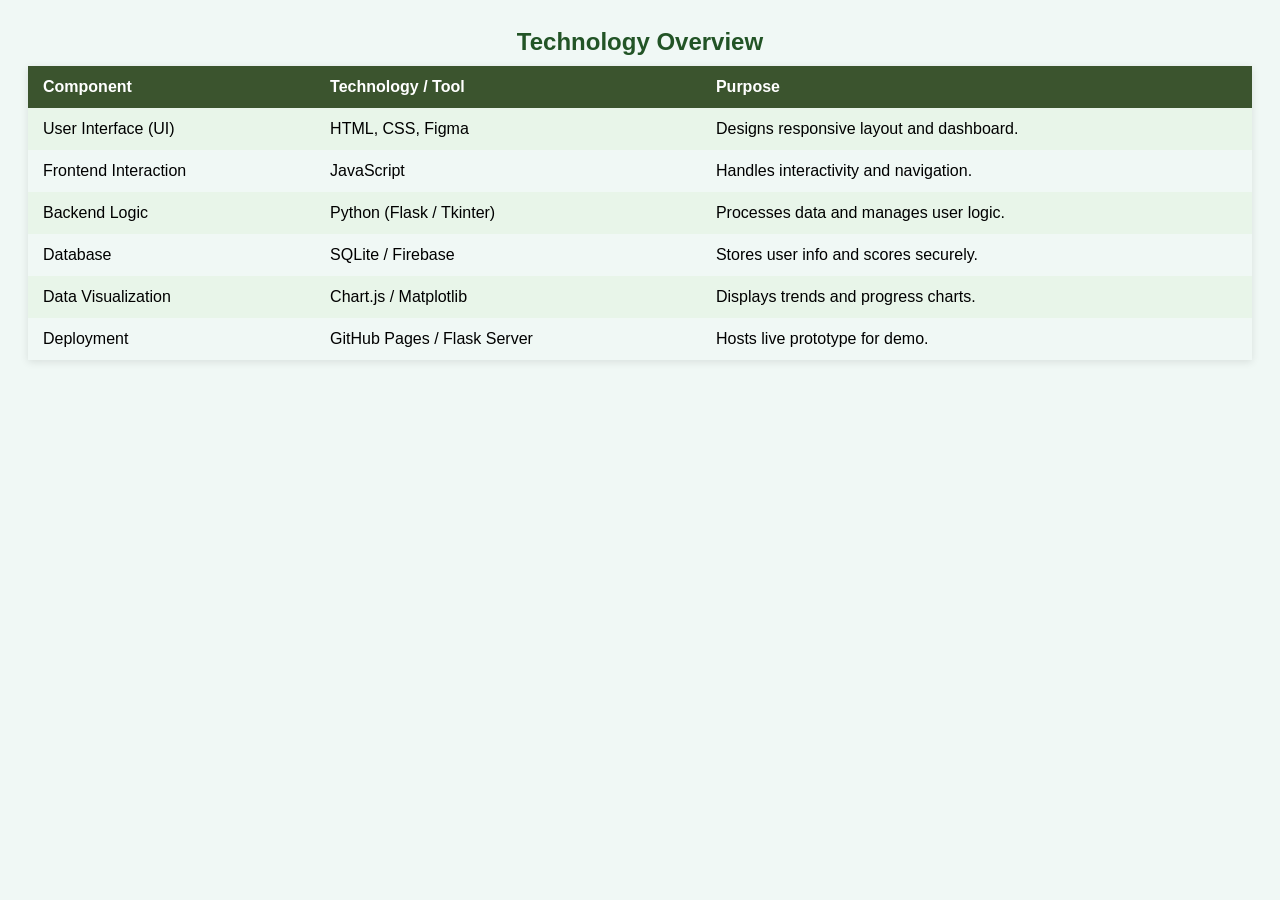
<file: wireframe.html>
<!DOCTYPE html>
<html lang="en">
<head>
  <meta charset="UTF-8">
  <meta name="viewport" content="width=device-width, initial-scale=1.0">
  <title>Technology Overview</title>
  <style>
    body {
      font-family: Arial, sans-serif;
      background-color: #f0f8f5;
      padding: 20px;
    }
    table {
      width: 100%;
      border-collapse: collapse;
      box-shadow: 0 2px 8px rgba(0,0,0,0.1);
    }
    th, td {
      padding: 12px 15px;
      text-align: left;
    }
    th {
      background-color: #3b542e;
      color: white;
    }
    tr:nth-child(even) {
      background-color: #e8f5e9;
    }
    caption {
      caption-side: top;
      font-size: 1.5em;
      margin-bottom: 10px;
      font-weight: bold;
      color: #225426;
    }
  </style>
</head>
<body>

<table>
  <caption>Technology Overview</caption>
  <tr>
    <th>Component</th>
    <th>Technology / Tool</th>
    <th>Purpose</th>
  </tr>
  <tr>
    <td>User Interface (UI)</td>
    <td>HTML, CSS, Figma</td>
    <td>Designs responsive layout and dashboard.</td>
  </tr>
  <tr>
    <td>Frontend Interaction</td>
    <td>JavaScript</td>
    <td>Handles interactivity and navigation.</td>
  </tr>
  <tr>
    <td>Backend Logic</td>
    <td>Python (Flask / Tkinter)</td>
    <td>Processes data and manages user logic.</td>
  </tr>
  <tr>
    <td>Database</td>
    <td>SQLite / Firebase</td>
    <td>Stores user info and scores securely.</td>
  </tr>
  <tr>
    <td>Data Visualization</td>
    <td>Chart.js / Matplotlib</td>
    <td>Displays trends and progress charts.</td>
  </tr>
  <tr>
    <td>Deployment</td>
    <td>GitHub Pages / Flask Server</td>
    <td>Hosts live prototype for demo.</td>
  </tr>
</table>

</body>
</html>
</file>
<file: styles.css>
/* Global Styles and Variables */
:root {
    --primary-green: #2D5016;
    --secondary-green: #4A7C59;
    --light-green: #8FBC8F;
    --accent-yellow: #F0E68C;
    --dark-green: #1B3409;
    --white: #FFFFFF;
    --light-gray: #F5F5F5;
    --shadow: rgba(0, 0, 0, 0.15);
    --transition: all 0.3s ease;
    --xp-bar: #FFD700;
    --danger-red: #dc3545;
}

* {
    margin: 0;
    padding: 0;
    box-sizing: border-box;
}

body {
    font-family: 'Arial', sans-serif;
    line-height: 1.6;
    color: var(--dark-green);
    background: linear-gradient(135deg, var(--light-green) 0%, var(--secondary-green) 50%, var(--primary-green) 100%);
    min-height: 100vh;
    position: relative;
    overflow-x: hidden;
}

/* Media elements scale down on small screens */
img, video, svg, canvas { max-width: 100%; height: auto; }

/* Animated Background - Fixed z-index layering */
body::before {
    content: '';
    position: fixed;
    top: 0;
    left: 0;
    width: 100%;
    height: 100%;
    background: 
        url('data:image/svg+xml,<svg xmlns="http://www.w3.org/2000/svg" viewBox="0 0 1200 800"><defs><linearGradient id="river" x1="0%" y1="0%" x2="100%" y2="100%"><stop offset="0%" style="stop-color:%234A7C59;stop-opacity:0.3"/><stop offset="100%" style="stop-color:%232D5016;stop-opacity:0.5"/></linearGradient></defs><path d="M0,400 Q300,350 600,400 T1200,400 L1200,600 Q900,550 600,600 T0,600 Z" fill="url(%23river)"/><circle cx="100" cy="200" r="80" fill="%234A7C59" opacity="0.4"/><circle cx="300" cy="150" r="60" fill="%238FBC8F" opacity="0.3"/><circle cx="500" cy="180" r="70" fill="%234A7C59" opacity="0.4"/><circle cx="700" cy="120" r="90" fill="%232D5016" opacity="0.3"/><circle cx="900" cy="160" r="75" fill="%238FBC8F" opacity="0.4"/><circle cx="1100" cy="140" r="65" fill="%234A7C59" opacity="0.3"/></svg>') no-repeat center center,
        radial-gradient(circle at 20% 30%, rgba(143, 188, 143, 0.2) 0%, transparent 50%),
        radial-gradient(circle at 80% 70%, rgba(74, 124, 89, 0.2) 0%, transparent 50%);
    background-size: cover, 400px 400px, 600px 600px;
    animation: backgroundFloat 20s ease-in-out infinite;
    z-index: -2; /* Ensures proper layering below floating leaves */
}

@keyframes backgroundFloat {
    0%, 100% { transform: translateY(0px) rotate(0deg); }
    50% { transform: translateY(-20px) rotate(1deg); }
}

/* Floating Animation for Leaves */
.floating-leaves {
    position: fixed;
    top: 0;
    left: 0;
    width: 100%;
    height: 100%;
    pointer-events: none;
    z-index: -1;
}

.leaf {
    position: absolute;
    width: 20px;
    height: 20px;
    background: var(--light-green);
    border-radius: 0 100% 0 100%;
    opacity: 0.6;
    animation: floatLeaves 15s infinite linear;
}

.leaf:nth-child(1) { left: 10%; animation-delay: 0s; }
.leaf:nth-child(2) { left: 20%; animation-delay: 2s; }
.leaf:nth-child(3) { left: 30%; animation-delay: 4s; }
.leaf:nth-child(4) { left: 40%; animation-delay: 6s; }
.leaf:nth-child(5) { left: 50%; animation-delay: 8s; }
.leaf:nth-child(6) { left: 60%; animation-delay: 10s; }
.leaf:nth-child(7) { left: 70%; animation-delay: 12s; }
.leaf:nth-child(8) { left: 80%; animation-delay: 14s; }

@keyframes floatLeaves {
    0% {
        transform: translateY(-100vh) rotate(0deg);
        opacity: 0;
    }
    10% { opacity: 0.6; }
    90% { opacity: 0.6; }
    100% {
        transform: translateY(100vh) rotate(360deg);
        opacity: 0;
    }
}

/* Login Page Styles */
.login-container {
    display: flex;
    justify-content: center;
    align-items: center;
    min-height: 100vh;
    padding: 20px;
}

.login-box {
    background: rgba(255, 255, 255, 0.95);
    padding: 40px;
    border-radius: 20px;
    box-shadow: 0 15px 35px var(--shadow);
    max-width: 400px;
    width: 100%;
    text-align: center;
    backdrop-filter: blur(10px);
    -webkit-backdrop-filter: blur(10px); /* Safari support */
    border: 2px solid rgba(74, 124, 89, 0.2);
    animation: slideUp 0.8s ease-out;
    position: relative;
    overflow: hidden;
}

.login-box::before {
    content: '';
    position: absolute;
    top: -50%;
    left: -50%;
    width: 200%;
    height: 200%;
    background: linear-gradient(45deg, transparent, rgba(143, 188, 143, 0.1), transparent);
    animation: shimmer 3s infinite;
}

@keyframes shimmer {
    0% { transform: translateX(-100%) translateY(-100%) rotate(45deg); }
    100% { transform: translateX(100%) translateY(100%) rotate(45deg); }
}

@keyframes slideUp {
    from { opacity: 0; transform: translateY(50px); }
    to { opacity: 1; transform: translateY(0); }
}

.login-title {
    color: var(--primary-green);
    font-size: 2.5em;
    margin-bottom: 10px;
    font-weight: bold;
    text-shadow: 2px 2px 4px rgba(0,0,0,0.1);
    animation: titleGlow 2s ease-in-out infinite alternate;
}

@keyframes titleGlow {
    from { text-shadow: 2px 2px 4px rgba(0,0,0,0.1); }
    to { text-shadow: 2px 2px 8px rgba(74, 124, 89, 0.3); }
}

.login-subtitle {
    color: var(--secondary-green);
    margin-bottom: 30px;
    font-size: 1.1em;
}

.form-group {
    margin-bottom: 20px;
    position: relative;
}

.form-group input {
    width: 100%;
    padding: 15px;
    border: 2px solid var(--light-green);
    border-radius: 10px;
    font-size: 16px;
    background: rgba(255, 255, 255, 0.9);
    transition: var(--transition);
    outline: none;
}

.form-group input:focus {
    border-color: var(--secondary-green);
    box-shadow: 0 0 10px rgba(74, 124, 89, 0.3);
    transform: translateY(-2px);
}

.form-group label {
    position: absolute;
    top: 15px;
    left: 15px;
    pointer-events: none;
    transition: var(--transition);
    color: var(--secondary-green);
}

.form-group input:focus + label,
.form-group input:not(:placeholder-shown) + label {
    top: -10px;
    left: 10px;
    font-size: 12px;
    background: white;
    padding: 0 5px;
    color: var(--primary-green);
}

.login-btn {
    width: 100%;
    padding: 15px;
    background: linear-gradient(45deg, var(--secondary-green), var(--primary-green));
    color: white;
    border: none;
    border-radius: 10px;
    font-size: 18px;
    font-weight: bold;
    cursor: pointer;
    transition: var(--transition);
    text-transform: uppercase;
    letter-spacing: 1px;
    box-shadow: 0 5px 15px rgba(74, 124, 89, 0.4);
}

.login-btn:hover {
    transform: translateY(-3px);
    box-shadow: 0 10px 25px rgba(74, 124, 89, 0.6);
    background: linear-gradient(45deg, var(--primary-green), var(--dark-green));
}

.login-btn:active { transform: translateY(-1px); }

/* Dashboard Styles */
.dashboard {
    display: flex;
    flex-direction: column;
    min-height: 100vh;
}

.navbar {
    background: rgba(45, 80, 22, 0.95);
    backdrop-filter: blur(10px);
    -webkit-backdrop-filter: blur(10px);
    padding: 15px 30px;
    box-shadow: 0 5px 15px var(--shadow);
    position: sticky;
    top: 0;
    z-index: 1000;
    animation: slideDown 0.6s ease-out;
}

@keyframes slideDown {
    from { opacity: 0; transform: translateY(-100%); }
    to { opacity: 1; transform: translateY(0); }
}

.nav-content {
    display: flex;
    justify-content: space-between;
    align-items: center;
    max-width: 1400px;
    margin: 0 auto;
}

.logo {
    color: var(--accent-yellow);
    font-size: 1.8em;
    font-weight: bold;
    text-decoration: none;
    display: flex;
    align-items: center;
    gap: 10px;
    animation: logoFloat 3s ease-in-out infinite;
}

@keyframes logoFloat {
    0%, 100% { transform: translateY(0); }
    50% { transform: translateY(-5px); }
}

.logo::before {
    content: '🌱';
    font-size: 1.2em;
    animation: leafRotate 4s linear infinite;
}

@keyframes leafRotate {
    from { transform: rotate(0deg); }
    to { transform: rotate(360deg); }
}

.nav-links {
    display: flex;
    list-style: none;
    gap: 30px;
}

/* FIXED: Navigation link hover effects - restored proper transitions and interactions */
.nav-links a {
    color: white;
    text-decoration: none;
    padding: 10px 20px;
    border-radius: 25px;
    transition: none;
    font-weight: 500;
    position: relative;
    overflow: hidden;
}

.nav-links a::before {
    content: '';
    position: absolute;
    top: 0;
    left: -120%;
    width: 100%;
    height: 100%;
    background: none;
    transition: none;
    pointer-events: none;
    display: none;
}

.nav-links a:hover::before { left: -120%; }

.nav-links a:hover {
    background: transparent;
    transform: none;
    color: inherit;
}

.nav-links a:active { transform: none; }

.nav-links a.active {
    background: var(--accent-yellow);
    color: var(--dark-green);
}

/* Main Content Layout */
.main-content {
    display: flex;
    flex: 1;
    gap: 20px;
    padding: 20px;
    max-width: 1400px;
    margin: 0 auto;
    width: 100%;
    /* FIXED: Removed fixed height: 3800px to allow natural content sizing */
}

.left-sidebar {
    width: 300px;
    display: flex;
    flex-direction: column;
    gap: 20px;
    animation: slideInLeft 0.8s ease-out;
}

@keyframes slideInLeft {
    from { opacity: 0; transform: translateX(-100px); }
    to { opacity: 1; transform: translateX(0); }
}

.right-sidebar {
    width: 300px;
    animation: slideInRight 0.8s ease-out;
}

@keyframes slideInRight {
    from { opacity: 0; transform: translateX(100px); }
    to { opacity: 1; transform: translateX(0); }
}

.main-section {
    flex: 1;
    background: rgba(255, 255, 255, 0.9);
    border-radius: 20px;
    padding: 30px;
    box-shadow: 0 10px 30px var(--shadow);
    backdrop-filter: blur(10px);
    -webkit-backdrop-filter: blur(10px);
    border: 2px solid rgba(74, 124, 89, 0.1);
    animation: fadeInUp 1s ease-out;
    line-height: 1.75; /* Improved readability */
}

@keyframes fadeInUp {
    from { opacity: 0; transform: translateY(30px); }
    to { opacity: 1; transform: translateY(0); }
}


/* Respect user motion preferences */
@media (prefers-reduced-motion: reduce) {
    *, *::before, *::after {
        animation: none !important;
        transition: none !important;
        scroll-behavior: auto !important;
    }
}

/* Sidebar Cards */
.sidebar-card {
    background: rgba(255, 255, 255, 0.95);
    border-radius: 15px;
    padding: 20px;
    box-shadow: 0 8px 25px var(--shadow);
    backdrop-filter: blur(10px);
    -webkit-backdrop-filter: blur(10px);
    border: 2px solid rgba(74, 124, 89, 0.1);
    transition: var(--transition);
    position: relative;
    overflow: hidden;
}

.sidebar-card::before {
    content: '';
    position: absolute;
    top: 0;
    left: 0;
    right: 0;
    height: 4px;
    background: linear-gradient(90deg, var(--secondary-green), var(--accent-yellow), var(--light-green));
    animation: gradientSlide 3s linear infinite;
}

@keyframes gradientSlide {
    0% { transform: translateX(-100%); }
    100% { transform: translateX(100%); }
}

.sidebar-card:hover {
    transform: translateY(-5px);
    box-shadow: 0 15px 40px rgba(74, 124, 89, 0.3);
}

.card-title {
    color: var(--primary-green);
    font-size: 1.3em;
    font-weight: bold;
    margin-bottom: 15px;
    display: flex;
    align-items: center;
    gap: 10px;
}

.card-title::before {
    content: attr(data-icon);
    font-size: 1.2em;
    animation: iconBounce 2s infinite;
}

@keyframes iconBounce {
    0%, 100% { transform: scale(1); }
    50% { transform: scale(1.1); }
}

.achievement-item, .task-item, .suggestion-item {
    padding: 10px;
    margin: 8px 0;
    background: rgba(143, 188, 143, 0.1);
    border-radius: 8px;
    border-left: 4px solid var(--secondary-green);
    transition: var(--transition);
    cursor: pointer;
}

.achievement-item:hover, .task-item:hover, .suggestion-item:hover {
    background: rgba(143, 188, 143, 0.2);
    transform: translateX(10px);
}

.achievement-badge {
    display: inline-block;
    background: var(--accent-yellow);
    color: var(--dark-green);
    padding: 2px 8px;
    border-radius: 12px;
    font-size: 0.8em;
    font-weight: bold;
    margin-left: 10px;
}

/* Ranking System */
.ranking-list { list-style: none; }

.ranking-item {
    display: flex;
    align-items: center;
    justify-content: space-between;
    padding: 15px;
    margin: 10px 0;
    background: rgba(255, 255, 255, 0.8);
    border-radius: 12px;
    transition: var(--transition);
    border-left: 4px solid var(--light-green);
    animation: rankSlideIn 0.6s ease-out;
}

@keyframes rankSlideIn {
    from { opacity: 0; transform: translateX(50px); }
    to { opacity: 1; transform: translateX(0); }
}

.ranking-item:hover {
    background: rgba(255, 255, 255, 1);
    transform: scale(1.02);
    box-shadow: 0 5px 15px rgba(74, 124, 89, 0.2);
}

.ranking-item.gold { border-left-color: #FFD700; }
.ranking-item.silver { border-left-color: #C0C0C0; }
.ranking-item.bronze { border-left-color: #CD7F32; }

.rank-position {
    font-size: 1.2em;
    font-weight: bold;
    color: var(--primary-green);
    min-width: 30px;
}

.rank-medal {
    font-size: 1.5em;
    animation: medalSpin 3s linear infinite;
}

@keyframes medalSpin {
    from { transform: rotateY(0deg); }
    to { transform: rotateY(360deg); }
}

.user-info { flex: 1; margin-left: 15px; }

.user-name {
    font-weight: bold;
    color: var(--dark-green);
    margin-bottom: 5px;
}

.user-score {
    color: var(--secondary-green);
    font-size: 0.9em;
}

.reduction-amount {
    background: var(--light-green);
    color: white;
    padding: 4px 8px;
    border-radius: 15px;
    font-size: 0.8em;
    font-weight: bold;
}

/* Calculator Page */
.calculator-container {
    max-width: 800px;
    margin: 0 auto;
    padding: 20px;
}

.calculator-form {
    background: rgba(255, 255, 255, 0.95);
    border-radius: 20px;
    padding: 40px;
    box-shadow: 0 15px 35px var(--shadow);
    backdrop-filter: blur(10px);
    -webkit-backdrop-filter: blur(10px);
    border: 2px solid rgba(74, 124, 89, 0.2);
}

.form-section {
    margin-bottom: 30px;
    padding: 20px;
    border-radius: 15px;
    background: rgba(143, 188, 143, 0.1);
    border-left: 5px solid var(--secondary-green);
}

.form-section h3 {
    color: var(--primary-green);
    margin-bottom: 20px;
    font-size: 1.4em;
    display: flex;
    align-items: center;
    gap: 10px;
}

.input-row {
    display: flex;
    gap: 15px;
    margin-bottom: 15px;
    flex-wrap: wrap;
}

.input-group { flex: 1; min-width: 200px; }

.input-group label {
    display: block;
    color: var(--dark-green);
    margin-bottom: 5px;
    font-weight: 500;
}

.input-group input, .input-group select {
    width: 100%;
    padding: 12px;
    border: 2px solid var(--light-green);
    border-radius: 8px;
    font-size: 14px;
    transition: var(--transition);
    background: white;
}

.input-group input:focus, .input-group select:focus {
    border-color: var(--secondary-green);
    outline: none;
    box-shadow: 0 0 10px rgba(74, 124, 89, 0.2);
}

.calculate-btn {
    width: 100%;
    padding: 18px;
    background: linear-gradient(45deg, var(--secondary-green), var(--primary-green));
    color: white;
    border: none;
    border-radius: 12px;
    font-size: 18px;
    font-weight: bold;
    cursor: pointer;
    transition: var(--transition);
    text-transform: uppercase;
    letter-spacing: 1px;
    margin-top: 20px;
}

.calculate-btn:hover {
    transform: translateY(-3px);
    box-shadow: 0 10px 25px rgba(74, 124, 89, 0.4);
}

.result-display {
    margin-top: 30px;
    padding: 25px;
    background: linear-gradient(135deg, var(--light-green), var(--accent-yellow));
    border-radius: 15px;
    text-align: center;
    color: var(--dark-green);
    font-size: 1.2em;
    font-weight: bold;
    animation: resultPulse 2s infinite;
}

@keyframes resultPulse {
    0%, 100% { transform: scale(1); }
    50% { transform: scale(1.02); }
}

/* ENHANCED: Responsive Design */
@media (max-width: 1200px) {
    .main-content { flex-direction: column; }
    .left-sidebar, .right-sidebar { width: 100%; }
    .nav-links { gap: 15px; }
}

@media (max-width: 992px) {
    .navbar { padding: 12px 18px; }
    .nav-content { padding: 0 4px; }
    .nav-links { flex-wrap: wrap; gap: 12px; justify-content: center; }
    .left-sidebar, .right-sidebar { width: 100%; }
    .main-content { gap: 16px; }
}

@media (max-width: 768px) {
    .nav-content { flex-direction: column; gap: 15px; }
    .nav-links { flex-wrap: wrap; justify-content: center; gap: 10px; }
    .login-box { padding: 30px 20px; margin: 20px; }
    .main-content { padding: 10px; }
    .main-section { padding: 20px; }
    .left-sidebar, .right-sidebar { width: 100%; }
    .ranking-item { flex-wrap: wrap; gap: 10px; }
    .nav-links a { padding: 8px 14px; }
    .logo { font-size: 1.5em; }
}

@media (max-width: 480px) {
    .login-title { font-size: 2em; }
    .card-title { font-size: 1.1em; }
    .calculator-form { padding: 20px; }
    .navbar { padding: 10px 14px; }
    .nav-links { gap: 8px; }
    .nav-links a { padding: 8px 12px; border-radius: 20px; }
    .main-content { padding: 8px; gap: 12px; }
    .main-section { padding: 16px; border-radius: 16px; }
    .sidebar-card { padding: 16px; }
    .ranking-item { padding: 12px; }
    .logo { font-size: 1.3em; }
}

/* Utility Classes */
.hidden { display: none; }
.fade-in { animation: fadeIn 0.8s ease-in; }
.pulse { animation: pulse 2s infinite; }
.glow { box-shadow: 0 0 20px rgba(74, 124, 89, 0.6); }

@keyframes fadeIn { from { opacity: 0; } to { opacity: 1; } }
@keyframes pulse { 0% { transform: scale(1); } 50% { transform: scale(1.05); } 100% { transform: scale(1); } }
</file>
